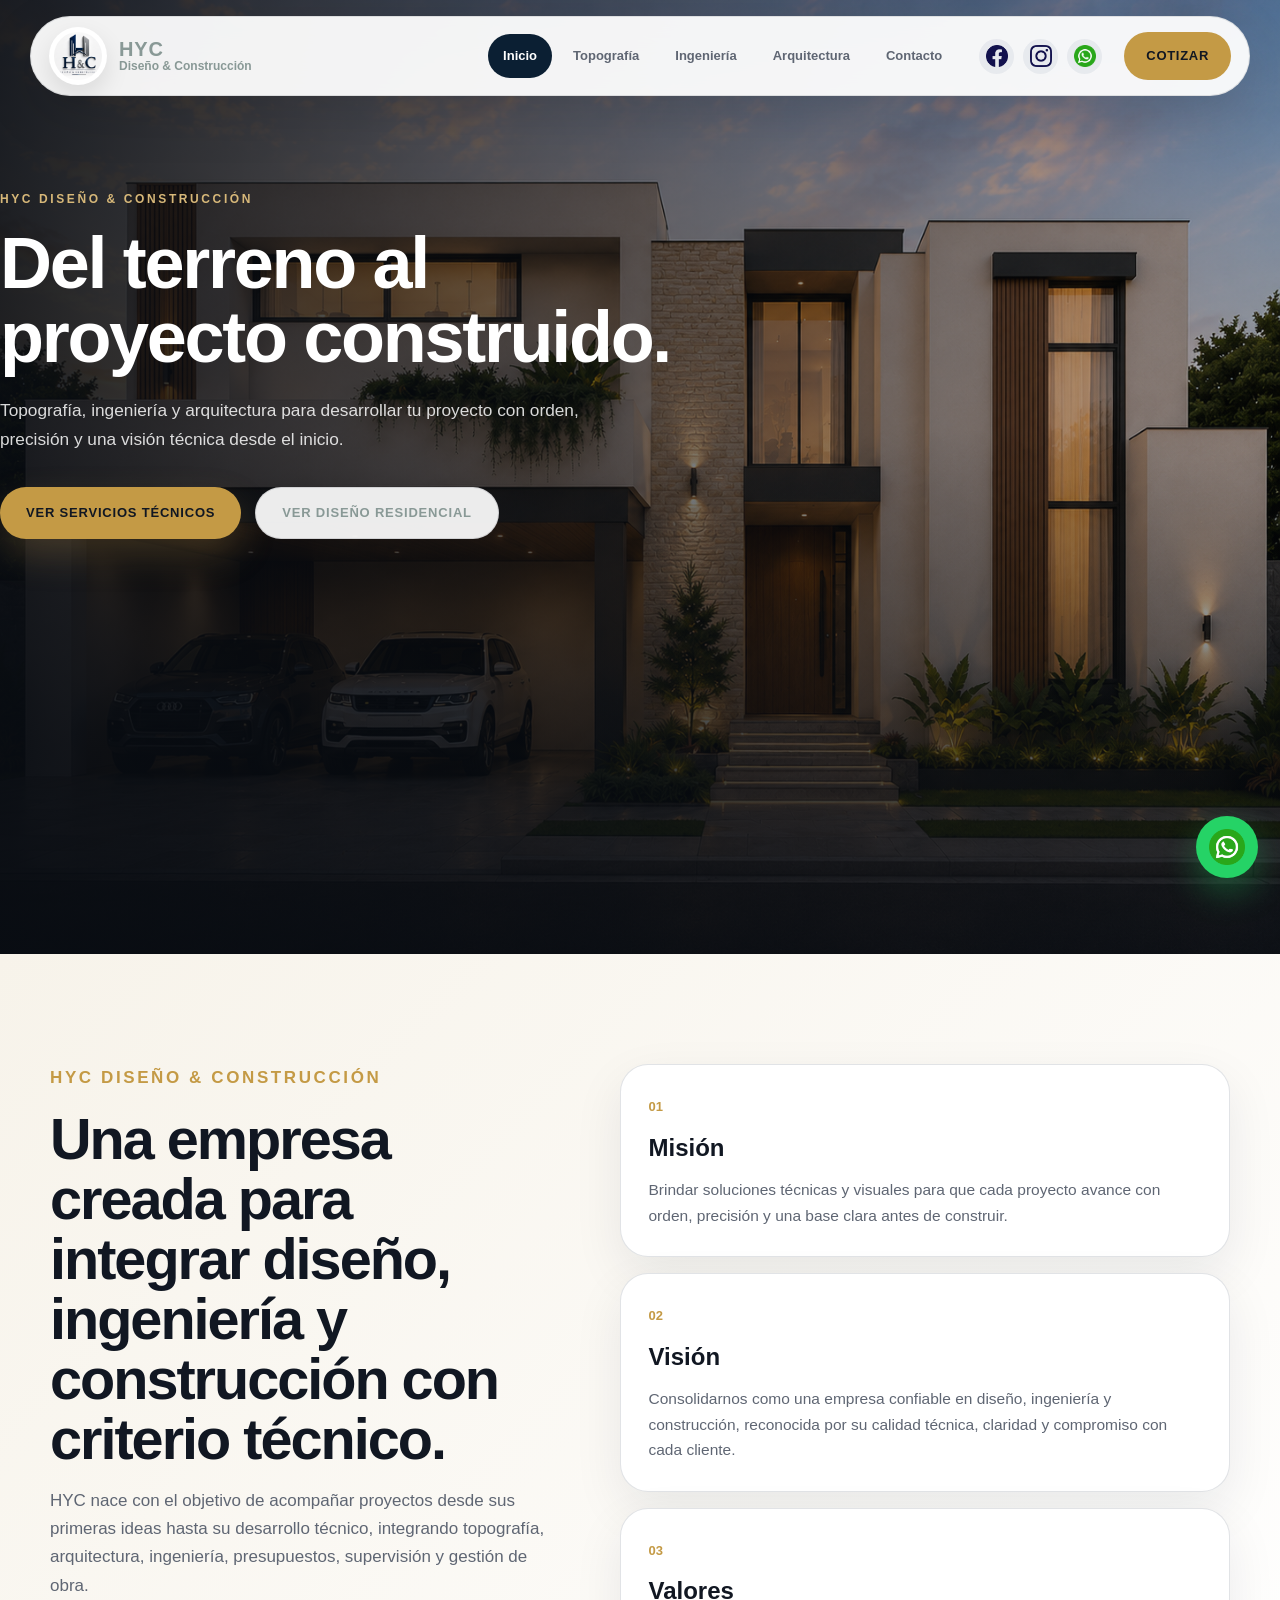
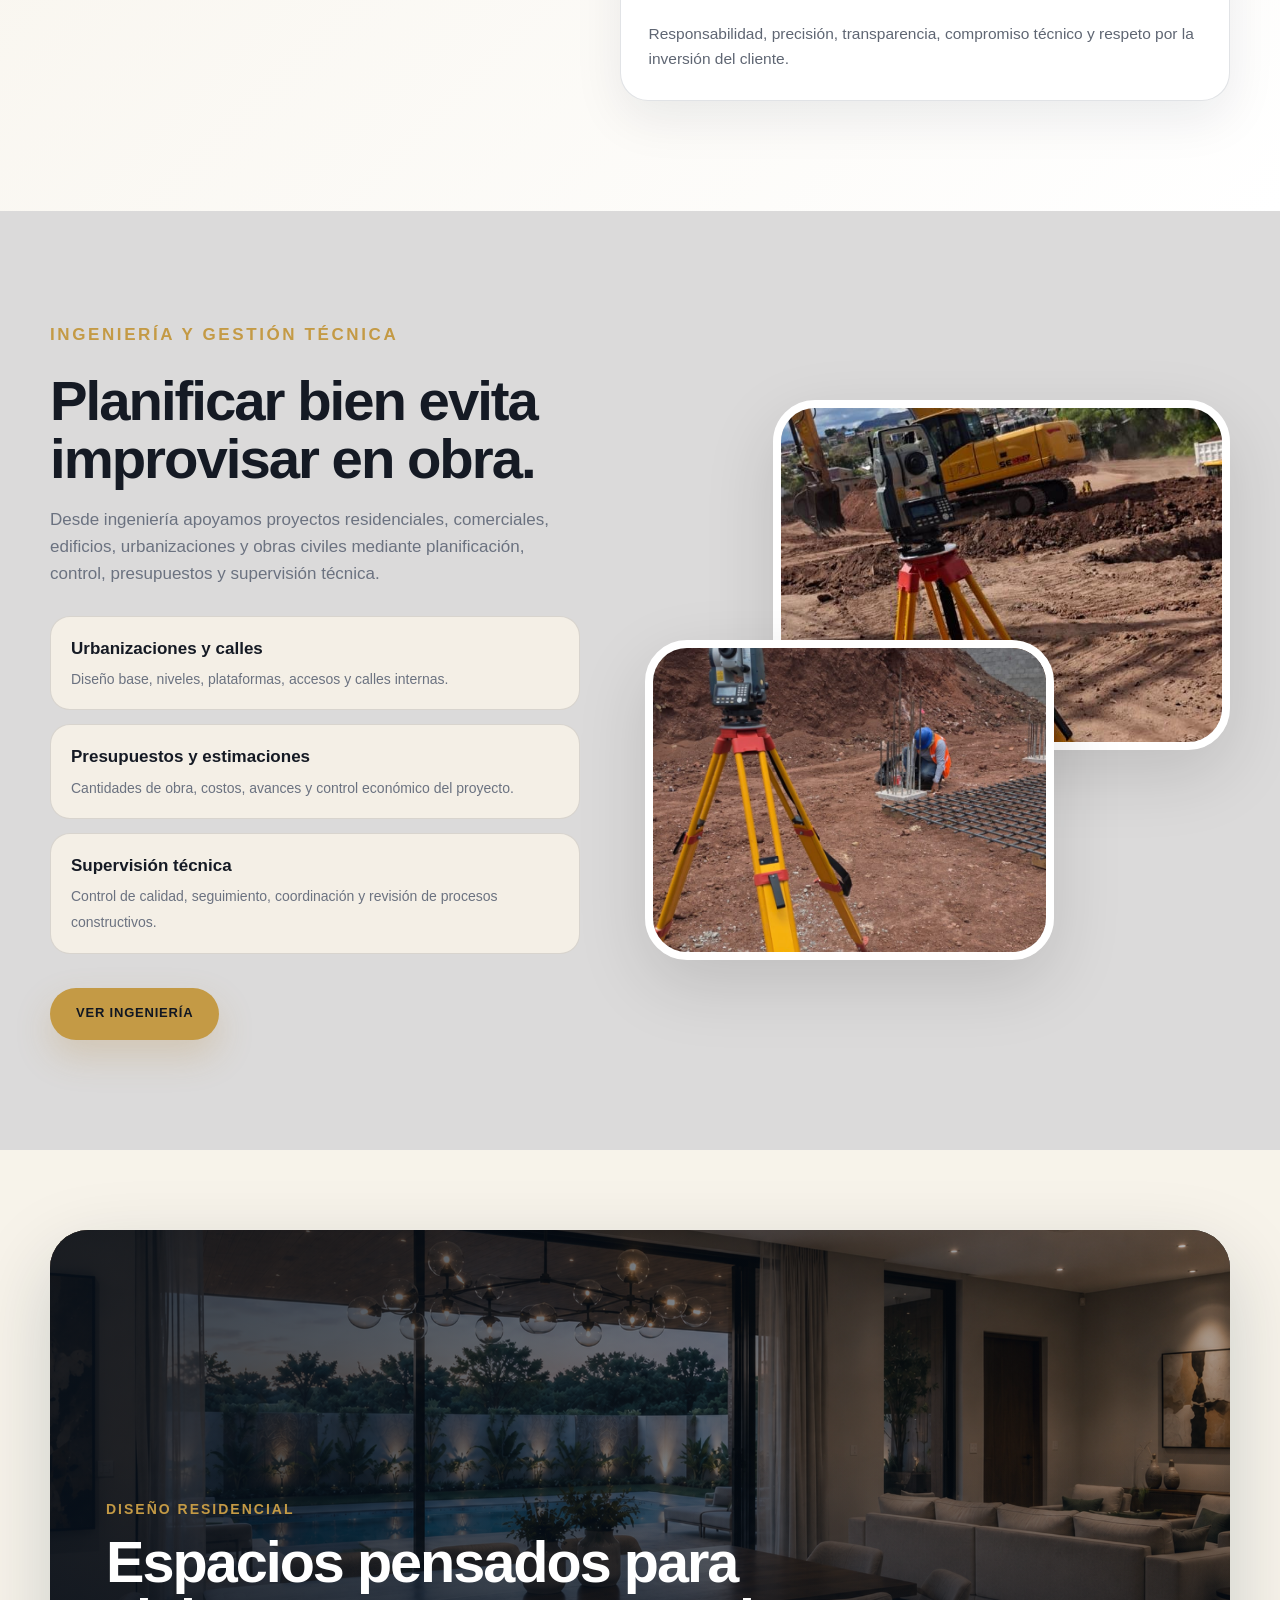
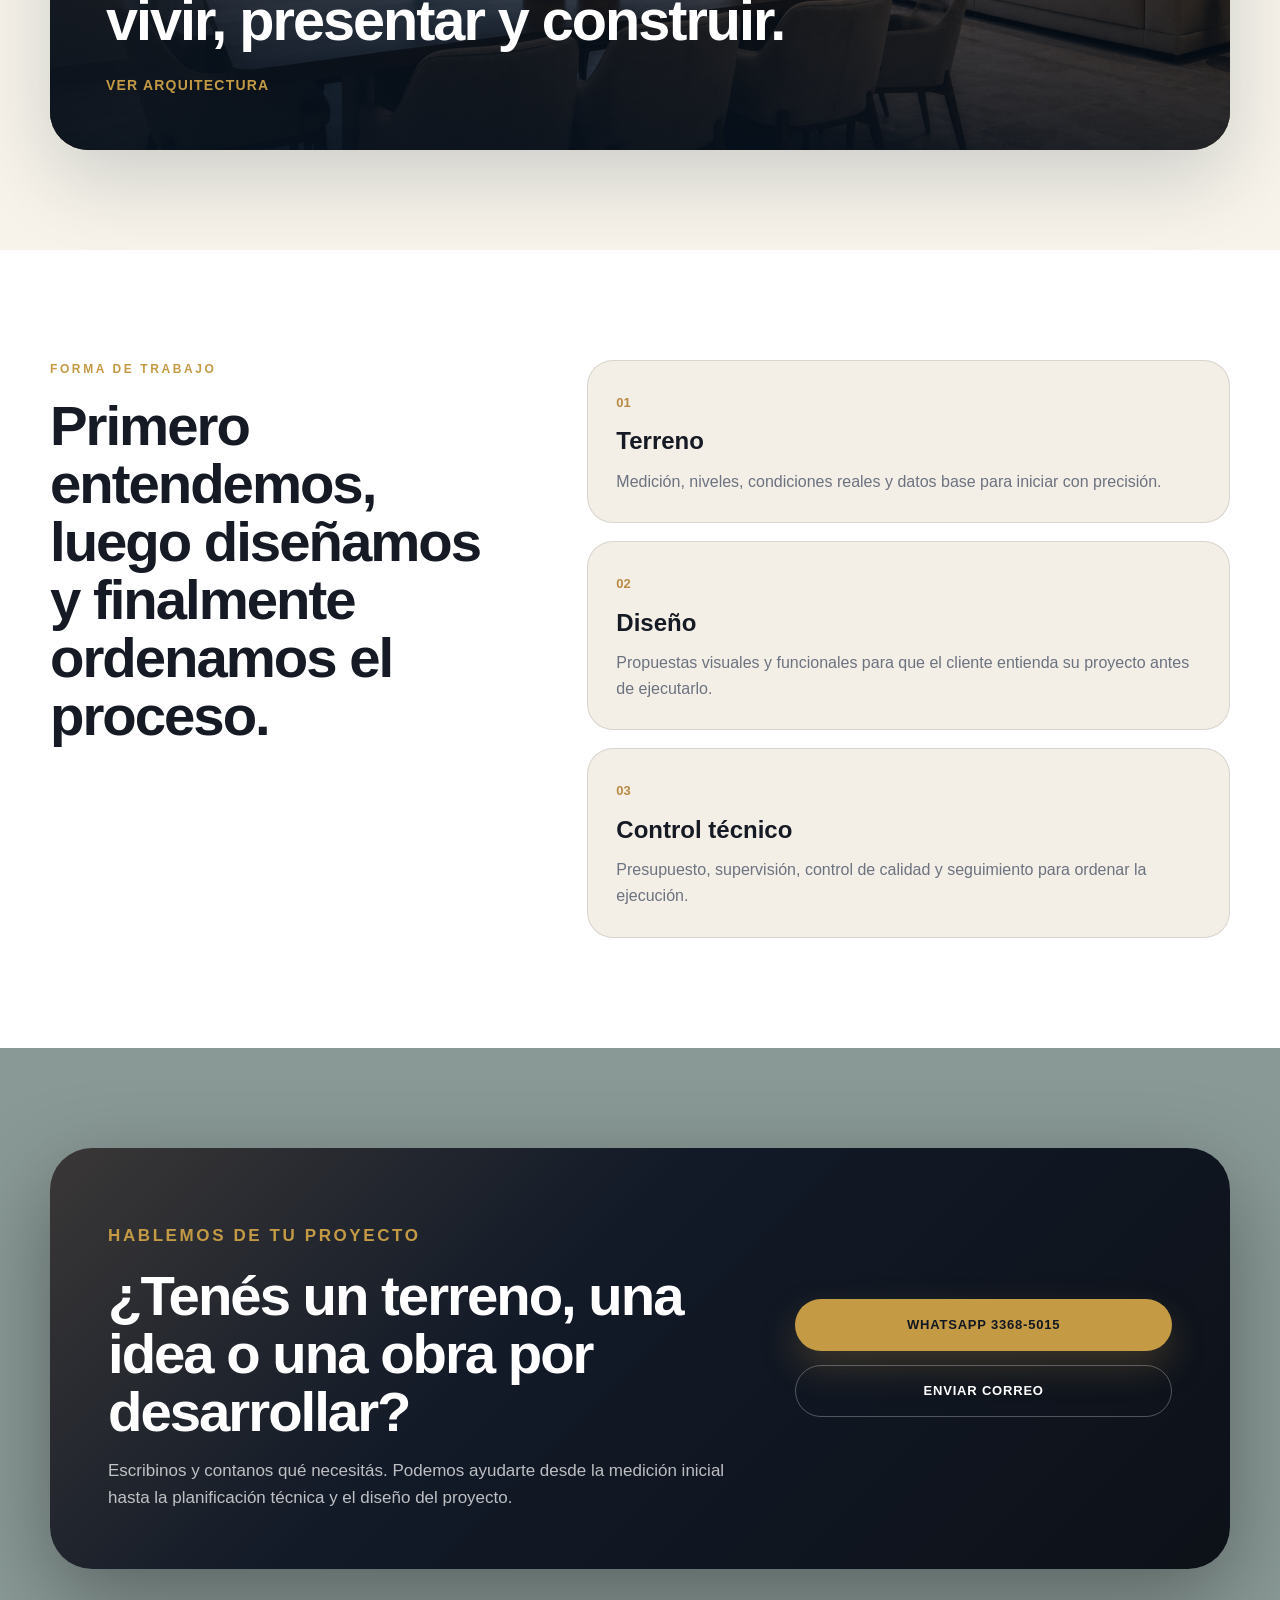
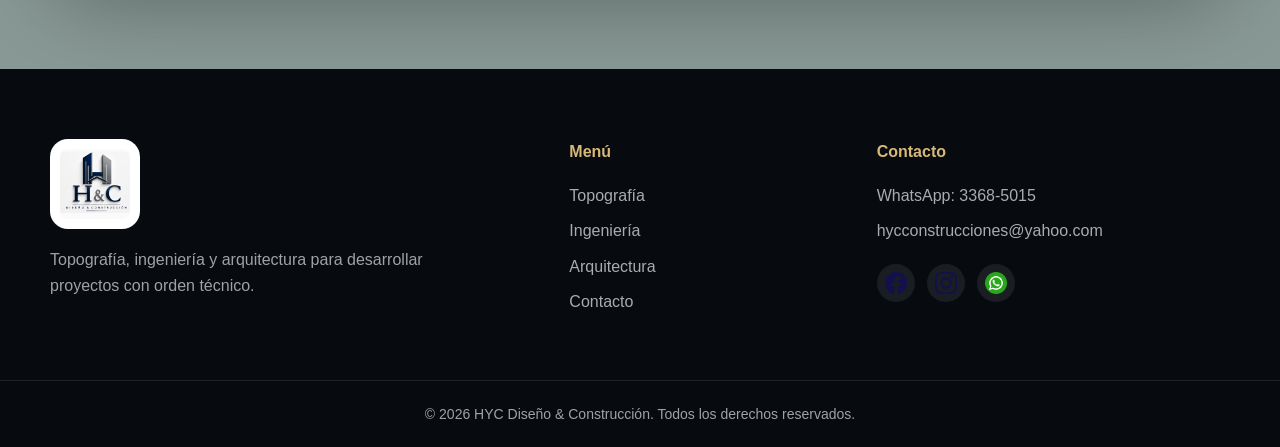
<file: index.html>
<!DOCTYPE html>
<html lang="es">
<head>
  <meta charset="UTF-8" />
  <meta name="viewport" content="width=device-width, initial-scale=1.0" />

  <title>HYC Diseño & Construcción | Topografía, Ingeniería y Arquitectura</title>

  <meta name="description" content="HYC Diseño & Construcción integra topografía, ingeniería y arquitectura para desarrollar proyectos residenciales, comerciales, urbanos y civiles." />

  <link rel="stylesheet" href="style.css" />

  <!-- Protección básica por si el CSS no carga -->
  <style>
    .brand-logo img,
    .footer-logo {
      max-width: 90px;
      height: auto;
    }

    .nav-social img,
    .footer-social img {
      width: 22px;
      height: 22px;
      object-fit: contain;
    }

    .whatsapp-float img {
      width: 36px;
      height: 36px;
      object-fit: contain;
    }
  </style>
</head>

<body>

  <!-- HEADER -->
  <header class="site-header">
    <div class="nav-wrap">

      <a href="index.html" class="brand-logo identity-brand">
        <img src="imagenes/logo-hyc.png" alt="HYC Diseño y Construcción">
        <span class="brand-name">
          <strong>HYC</strong>
          <small>Diseño & Construcción</small>
        </span>
      </a>

      <input type="checkbox" id="menu-toggle" class="menu-toggle">

      <label for="menu-toggle" class="menu-btn">
        <span></span>
        <span></span>
        <span></span>
      </label>

      <nav class="main-nav">
        <a href="index.html" class="active">Inicio</a>
        <a href="topografia.html">Topografía</a>
        <a href="ingenieria.html">Ingeniería</a>
        <a href="arquitectura.html">Arquitectura</a>
        <a href="contacto.html">Contacto</a>
      </nav>

      <div class="nav-social">
        <a href="https://www.facebook.com/profile.php?id=61572391505468" target="_blank" aria-label="Facebook HYC">
  <img src="imagenes/facebook.png" alt="Facebook">
</a>

       <a href="https://www.instagram.com/hycconstrucciones2026/" target="_blank" aria-label="Instagram HYC">
  <img src="imagenes/instagram.png" alt="Instagram">
</a>

        <a href="https://wa.me/50433685015?text=Hola%20HYC,%20quiero%20informaci%C3%B3n%20sobre%20sus%20servicios" target="_blank" aria-label="WhatsApp HYC">
          <img src="imagenes/whatsapp.png" alt="WhatsApp">
        </a>
      </div>

      <a class="nav-quote" href="https://wa.me/50433685015?text=Hola%20HYC,%20quiero%20cotizar%20un%20proyecto" target="_blank">
        Cotizar
      </a>

    </div>
  </header>

  <!-- WHATSAPP FLOTANTE -->
  <a class="whatsapp-float" href="https://wa.me/50433685015?text=Hola%20HYC,%20quiero%20informaci%C3%B3n%20sobre%20sus%20servicios" target="_blank" aria-label="Escribir por WhatsApp">
    <img src="imagenes/whatsapp.png" alt="WhatsApp">
  </a>

  <main>

    <!-- HERO PRINCIPAL -->
    <section class="hero-minimal">

      <div class="hero-image">
        <img src="imagenes/casa-nivara-fachada-frontal.png" alt="Casa Nivara HYC">
      </div>

      <div class="hero-shade"></div>

      <div class="hero-inner">

        <p class="hero-kicker">HYC Diseño & Construcción</p>

        <h1>Del terreno al proyecto construido.</h1>

        <p class="hero-copy">
          Topografía, ingeniería y arquitectura para desarrollar tu proyecto con orden,
          precisión y una visión técnica desde el inicio.
        </p>

        <div class="hero-buttons">
          <a href="topografia.html" class="btn-main">Ver servicios técnicos</a>
          <a href="arquitectura.html" class="btn-ghost">Ver diseño residencial</a>
        </div>

      </div>

      <div class="hero-cards mobile-hide-home-cards"> id="homeHeroCardsMobileHide"
        <div>
          <span>01</span>
          <strong>Topografía</strong>
          <p>Datos reales del terreno para iniciar con precisión.</p>
        </div>

        <div>
          <span>02</span>
          <strong>Ingeniería</strong>
          <p>Planificación, presupuesto, control y supervisión técnica.</p>
        </div>

        <div>
          <span>03</span>
          <strong>Arquitectura</strong>
          <p>Diseño funcional, renders y modelos residenciales.</p>
        </div>
      </div>

    </section>

    <section class="identity-section">
  <div class="container identity-grid">

    <div>
      <p class="section-tag">HYC Diseño & Construcción</p>
      <h2>Una empresa creada para integrar diseño, ingeniería y construcción con criterio técnico.</h2>
      <p>
        HYC nace con el objetivo de acompañar proyectos desde sus primeras ideas hasta su desarrollo técnico,
        integrando topografía, arquitectura, ingeniería, presupuestos, supervisión y gestión de obra.
      </p>
    </div>

    <div class="identity-cards">

      <article>
        <span>01</span>
        <h3>Misión</h3>
        <p>
          Brindar soluciones técnicas y visuales para que cada proyecto avance con orden,
          precisión y una base clara antes de construir.
        </p>
      </article>

      <article>
        <span>02</span>
        <h3>Visión</h3>
        <p>
          Consolidarnos como una empresa confiable en diseño, ingeniería y construcción,
          reconocida por su calidad técnica, claridad y compromiso con cada cliente.
        </p>
      </article>

      <article>
        <span>03</span>
        <h3>Valores</h3>
        <p>
          Responsabilidad, precisión, transparencia, compromiso técnico y respeto por la inversión del cliente.
        </p>
      </article>

    </div>

  </div>
</section>

    <!-- INGENIERÍA -->
    <section class="engineering-clean home-white-section">
      <div class="container engineering-grid">

        <div class="engineering-copy">
          <p class="section-tag">Ingeniería y gestión técnica</p>
          <h2>Planificar bien evita improvisar en obra.</h2>

          <p>
            Desde ingeniería apoyamos proyectos residenciales, comerciales, edificios,
            urbanizaciones y obras civiles mediante planificación, control, presupuestos y supervisión técnica.
          </p>

          <div class="engineering-points">
            <div>
              <strong>Urbanizaciones y calles</strong>
              <span>Diseño base, niveles, plataformas, accesos y calles internas.</span>
            </div>

            <div>
              <strong>Presupuestos y estimaciones</strong>
              <span>Cantidades de obra, costos, avances y control económico del proyecto.</span>
            </div>

            <div>
              <strong>Supervisión técnica</strong>
              <span>Control de calidad, seguimiento, coordinación y revisión de procesos constructivos.</span>
            </div>
          </div>

          <a href="ingenieria.html" class="btn-main dark">Ver ingeniería</a>
        </div>

        <div class="engineering-images">
          <img src="imagenes/topografia-17.jpeg" alt="Control técnico en obra HYC">
          <img src="imagenes/topografia-campo-01.jpeg" alt="Topografía y obra HYC">
        </div>

      </div>
    </section>

    <!-- ARQUITECTURA -->
    <section class="home-arch-feature">
  <a href="arquitectura.html" class="home-arch-card">
    <img src="imagenes/casa-nivara-sala-comedor.png" alt="Diseño residencial HYC">

    <div class="home-arch-overlay">
      <p>Diseño residencial</p>
      <h2>Espacios pensados para vivir, presentar y construir.</h2>
      <span>Ver arquitectura</span>
    </div>
  </a>
</section>

    <!-- CIERRE GENERAL -->
    <section class="why-clean home-final-flow">
      <div class="container why-grid">

        <div>
          <p class="section-tag">Forma de trabajo</p>
          <h2>Primero entendemos, luego diseñamos y finalmente ordenamos el proceso.</h2>
        </div>

        <div class="why-items">

          <div class="why-item">
            <span>01</span>
            <h3>Terreno</h3>
            <p>
              Medición, niveles, condiciones reales y datos base para iniciar con precisión.
            </p>
          </div>

          <div class="why-item">
            <span>02</span>
            <h3>Diseño</h3>
            <p>
              Propuestas visuales y funcionales para que el cliente entienda su proyecto antes de ejecutarlo.
            </p>
          </div>

          <div class="why-item">
            <span>03</span>
            <h3>Control técnico</h3>
            <p>
              Presupuesto, supervisión, control de calidad y seguimiento para ordenar la ejecución.
            </p>
          </div>

        </div>

      </div>
    </section>

    <!-- CTA FINAL -->
    <section class="final-cta">
      <div class="container final-cta-box">

        <div>
          <p class="section-tag">Hablemos de tu proyecto</p>
          <h2>¿Tenés un terreno, una idea o una obra por desarrollar?</h2>
          <p>
            Escribinos y contanos qué necesitás. Podemos ayudarte desde la medición inicial
            hasta la planificación técnica y el diseño del proyecto.
          </p>
        </div>

        <div class="final-cta-actions">
          <a class="btn-main" href="https://wa.me/50433685015?text=Hola%20HYC,%20quiero%20hablar%20sobre%20un%20proyecto" target="_blank">
            WhatsApp 3368-5015
          </a>

          <a class="btn-ghost dark-line" href="mailto:hycconstrucciones@yahoo.com">
            Enviar correo
          </a>
        </div>

      </div>
    </section>

  </main>

  <!-- FOOTER -->
  <footer class="site-footer">
    <div class="container footer-clean-grid">

      <div>
        <img class="footer-logo" src="imagenes/logo-hyc.png" alt="HYC Diseño y Construcción">
        <p>
         <p>
  Topografía, ingeniería y arquitectura para desarrollar proyectos con orden técnico.
</p>
        </p>
      </div>

      <div>
        <h4>Menú</h4>
        <a href="topografia.html">Topografía</a>
        <a href="ingenieria.html">Ingeniería</a>
        <a href="arquitectura.html">Arquitectura</a>
        <a href="contacto.html">Contacto</a>
      </div>

      <div>
        <h4>Contacto</h4>
        <a href="https://wa.me/50433685015" target="_blank">WhatsApp: 3368-5015</a>
        <a href="mailto:hycconstrucciones@yahoo.com">hycconstrucciones@yahoo.com</a>

        <div class="footer-social">
  <a href="https://www.facebook.com/profile.php?id=61572391505468" target="_blank" aria-label="Facebook HYC">
    <img src="imagenes/facebook.png" alt="Facebook">
  </a>

  <a href="https://www.instagram.com/hycconstrucciones2026/" target="_blank" aria-label="Instagram HYC">
    <img src="imagenes/instagram.png" alt="Instagram">
  </a>

  <a href="https://wa.me/50433685015" target="_blank" aria-label="WhatsApp HYC">
    <img src="imagenes/whatsapp.png" alt="WhatsApp">
  </a>
</div>
      </div>

    </div>

    <div class="footer-bottom-clean">
      <p>© 2026 HYC Diseño & Construcción. Todos los derechos reservados.</p>
    </div>
  </footer>

</body>
</html>
</file>
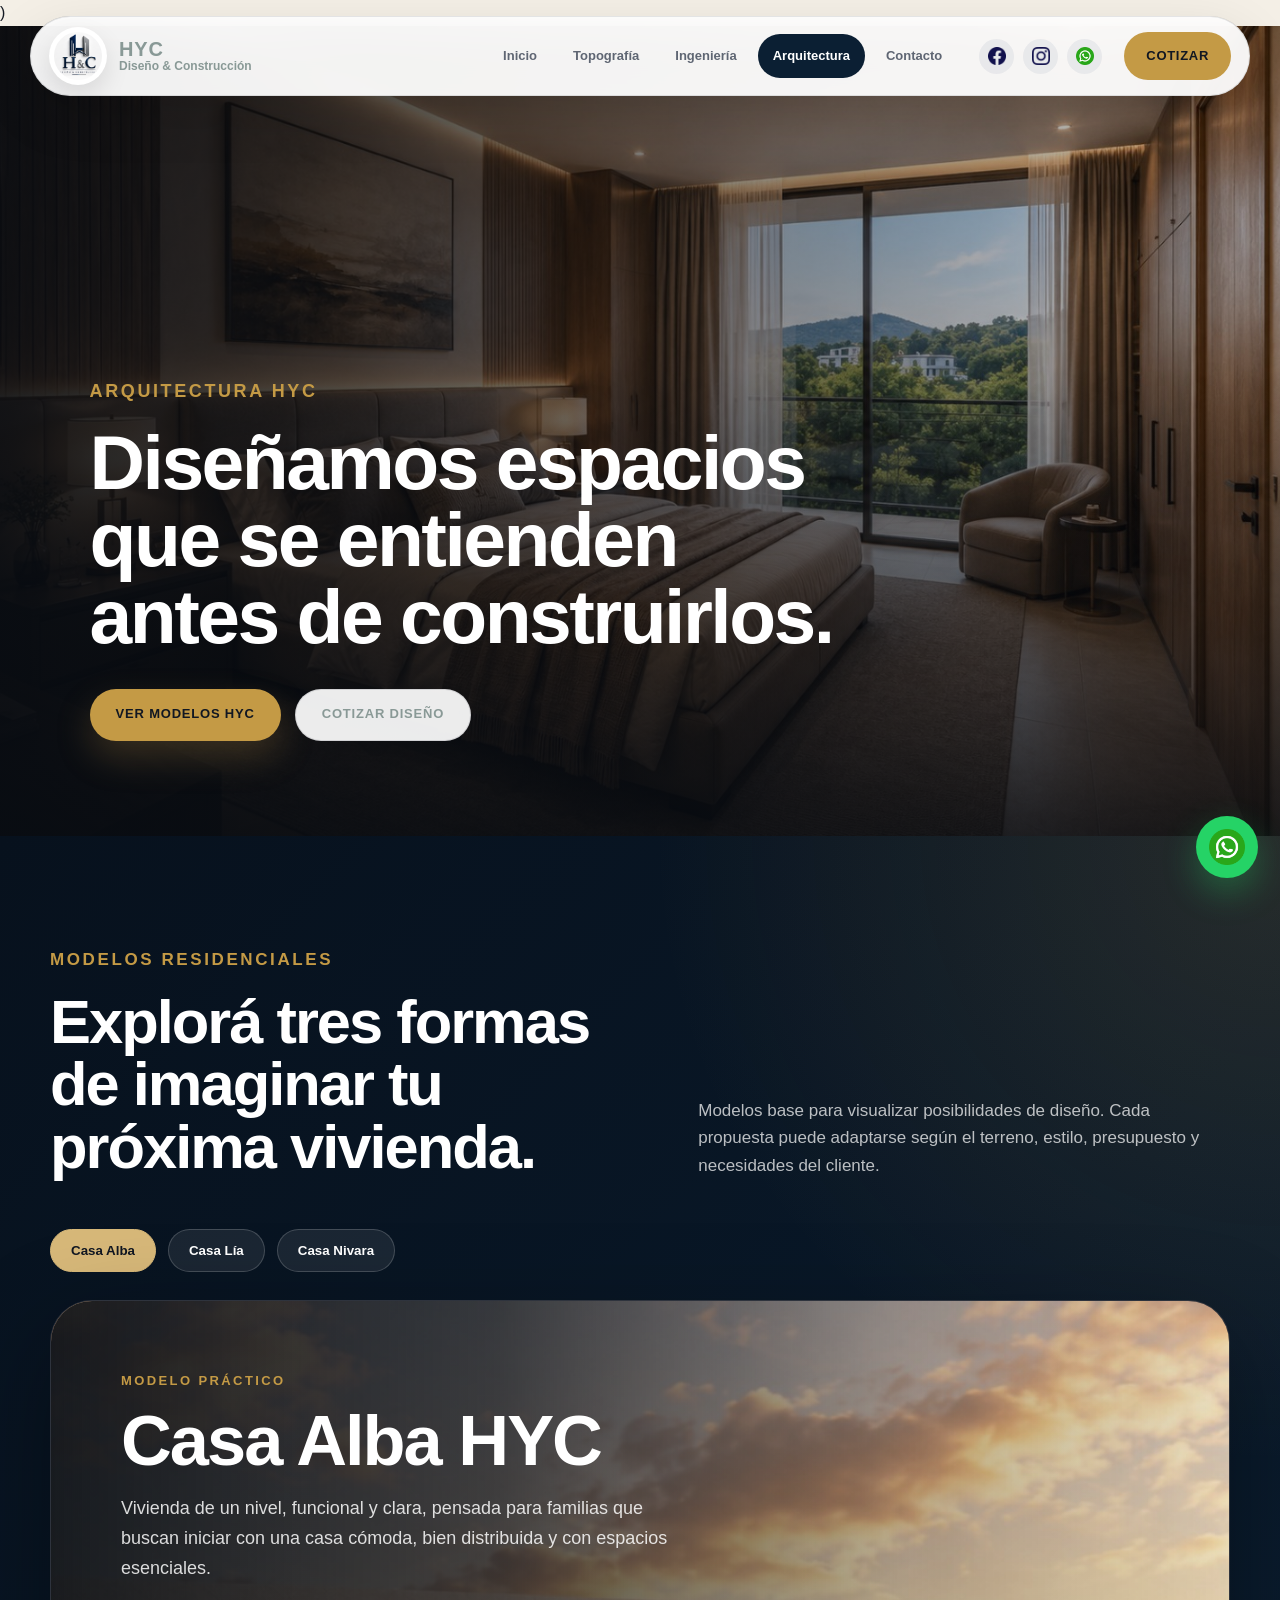
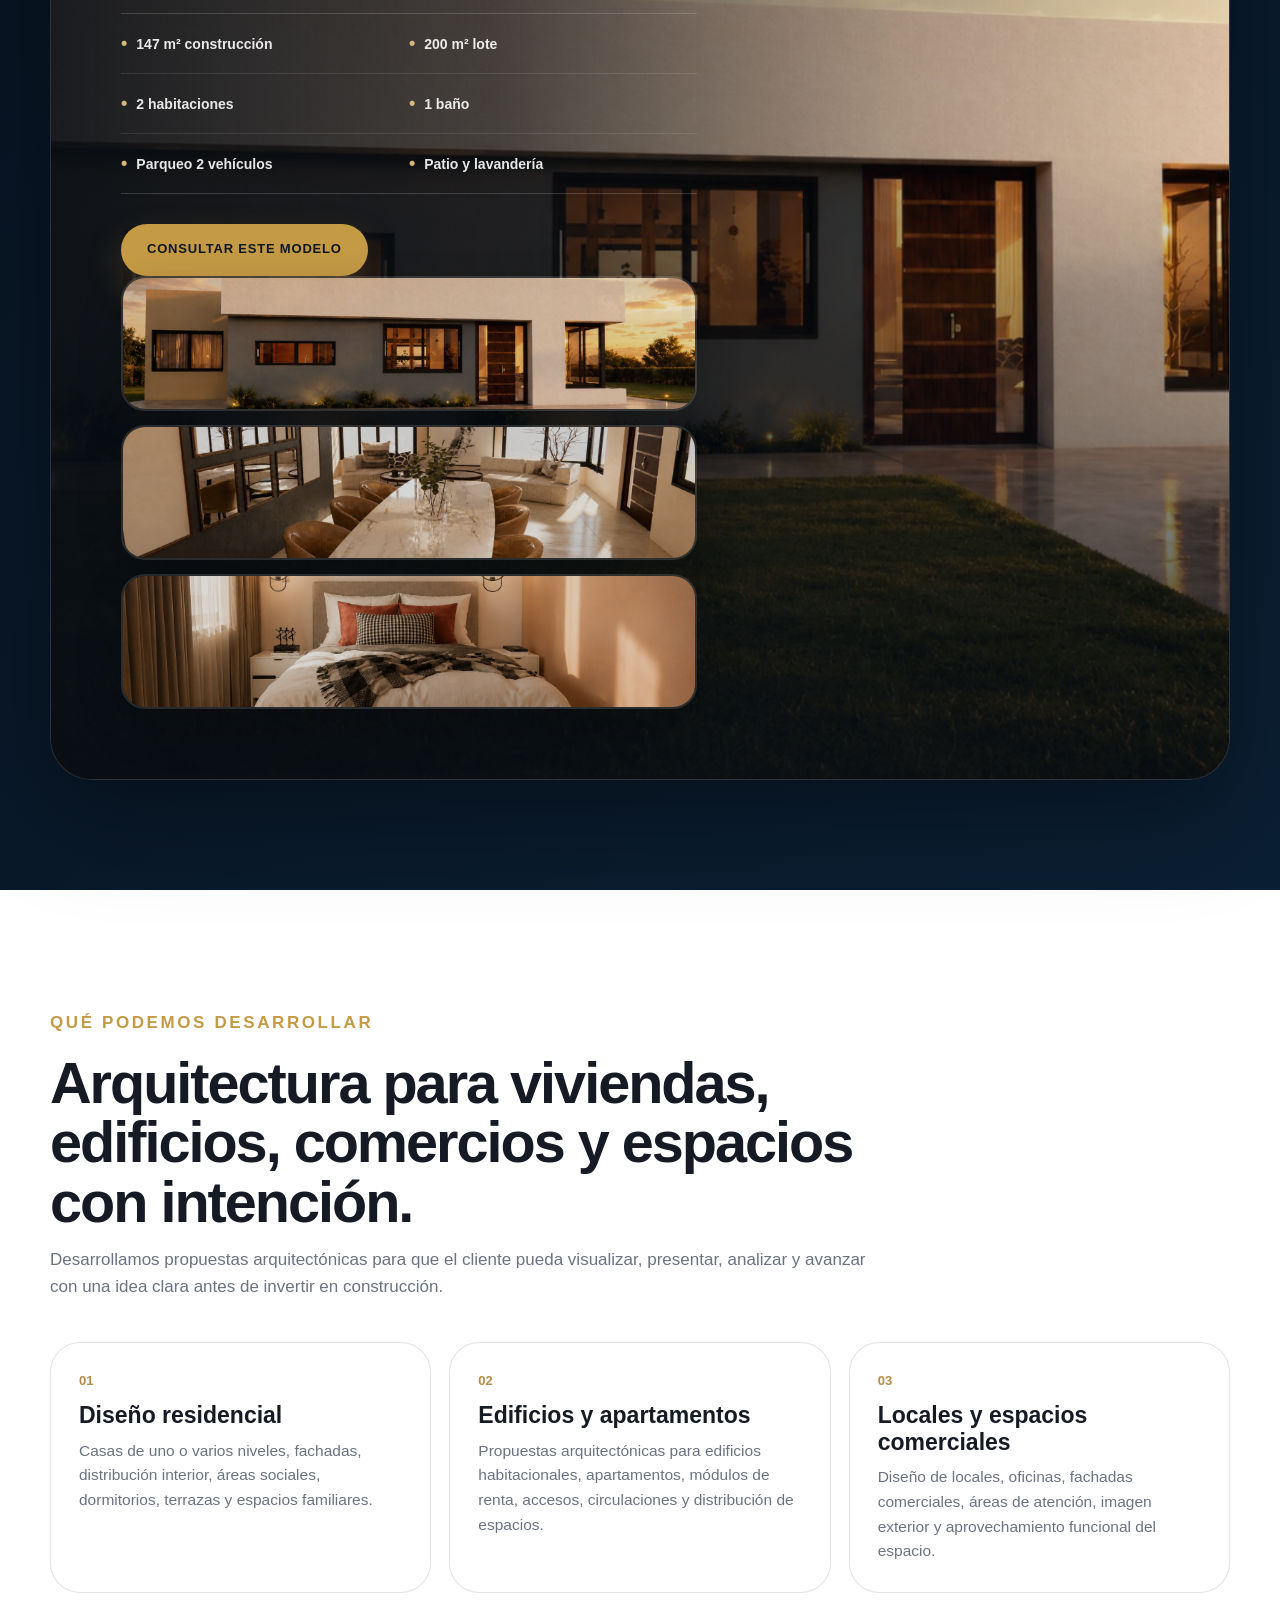
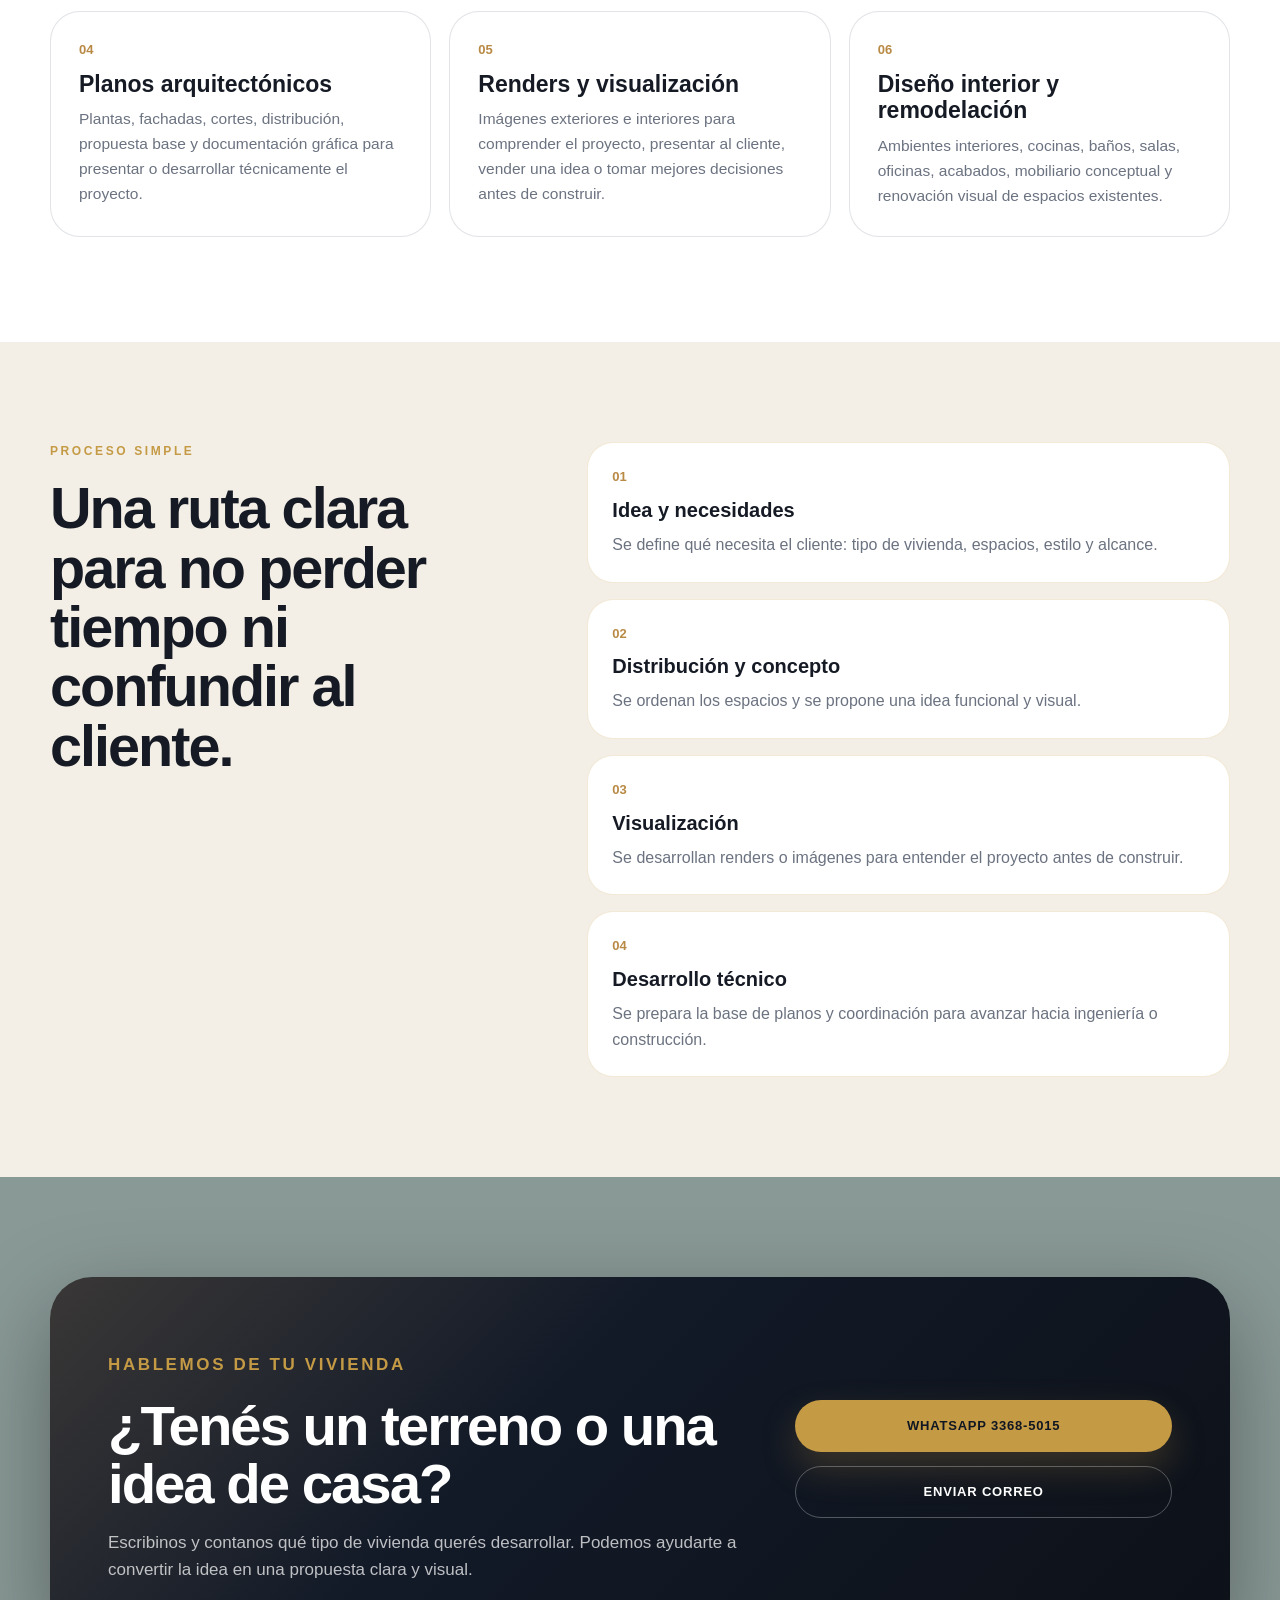
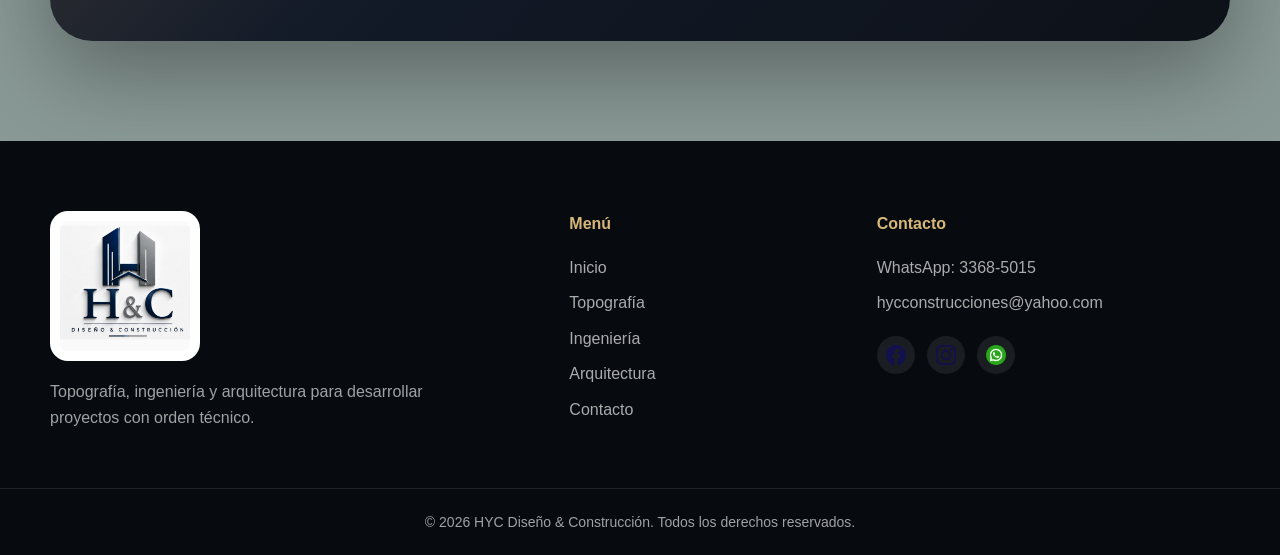
<file: arquitectura.html>
)<!DOCTYPE html>
<html lang="es">
<head>
  <meta charset="UTF-8" />
  <meta name="viewport" content="width=device-width, initial-scale=1.0" />

  <title>Arquitectura HYC | Diseño residencial, renders y modelos de casas</title>

  <meta name="description" content="Arquitectura HYC: diseño residencial, planos arquitectónicos, renders, interiores, fachadas y modelos de casas HYC." />

  <link rel="stylesheet" href="style.css" />

  <style>
    /* ================================
       ARQUITECTURA HYC
    ================================ */

    .arch-page-hero {
      position: relative;
      min-height: 90vh;
      background: #10161b;
      overflow: hidden;
      display: flex;
      align-items: flex-end;
    }

    .arch-page-hero-media {
      position: absolute;
      inset: 0;
      z-index: 1;
    }

    .arch-page-hero-media img {
      width: 100%;
      height: 100%;
      object-fit: cover;
      object-position: center;
    }

    .arch-page-hero-shade {
      position: absolute;
      inset: 0;
      z-index: 2;
      background:
        linear-gradient(90deg, rgba(8, 12, 18, 0.90) 0%, rgba(8, 12, 18, 0.56) 46%, rgba(8, 12, 18, 0.18) 100%),
        linear-gradient(0deg, rgba(8, 12, 18, 0.82) 0%, transparent 58%);
    }

    .arch-page-hero-inner {
      position: relative;
      z-index: 3;
      padding: 180px 0 95px;
      color: #fff;
    }

    .arch-page-hero-inner h1 {
      max-width: 850px;
      font-size: clamp(42px, 6vw, 78px);
      line-height: 1;
      letter-spacing: -2.5px;
      margin-bottom: 22px;
    }

    .arch-page-hero-inner p {
      max-width: 650px;
      font-size: 18px;
      line-height: 1.65;
      color: rgba(255, 255, 255, 0.82);
    }

    .arch-actions {
      display: flex;
      flex-wrap: wrap;
      gap: 14px;
      margin-top: 34px;
    }

    /* Intro corto */
    .arch-intro {
      padding: 90px 0;
      background: #f4efe6;
    }

    .arch-intro-grid {
      display: grid;
      grid-template-columns: 0.9fr 1.1fr;
      gap: 60px;
      align-items: start;
    }

    .arch-intro h2 {
      font-size: clamp(34px, 4.5vw, 58px);
      line-height: 1.03;
      letter-spacing: -2px;
    }

    .arch-intro p {
      color: #5f6673;
      font-size: 17px;
      max-width: 680px;
    }

    .arch-mini-services {
      display: grid;
      grid-template-columns: repeat(3, 1fr);
      gap: 14px;
      margin-top: 34px;
    }

    .arch-mini-services div {
      padding: 22px;
      border-radius: 24px;
      background: #fff;
      border: 1px solid rgba(17, 23, 34, 0.12);
      box-shadow: 0 16px 42px rgba(0, 0, 0, 0.06);
    }

    .arch-mini-services span {
      display: block;
      color: #b98a45;
      font-size: 12px;
      font-weight: 900;
      margin-bottom: 8px;
    }

    .arch-mini-services strong {
      display: block;
      font-size: 18px;
      line-height: 1.15;
      color: #111722;
    }

    /* Modelos interactivos */
    .models-interactive {
      padding: 110px 0;
      background:
        radial-gradient(circle at top right, rgba(185, 138, 69, 0.16), transparent 28%),
        linear-gradient(135deg, #10161b, #1a2328);
      color: #fff;
    }

    .models-head {
      display: grid;
      grid-template-columns: 0.9fr 0.8fr;
      gap: 50px;
      align-items: end;
      margin-bottom: 50px;
    }

    .models-head h2 {
      font-size: clamp(34px, 4.8vw, 62px);
      line-height: 1.02;
      letter-spacing: -2px;
    }

    .models-head p {
      color: rgba(255, 255, 255, 0.72);
      font-size: 17px;
    }

    .model-tabs {
      display: flex;
      flex-wrap: wrap;
      gap: 12px;
      margin-bottom: 28px;
    }

    .model-tab {
      border: 1px solid rgba(255, 255, 255, 0.18);
      background: rgba(255, 255, 255, 0.08);
      color: #fff;
      padding: 13px 20px;
      border-radius: 999px;
      font-weight: 900;
      cursor: pointer;
      transition: 0.25s ease;
    }

    .model-tab.active,
    .model-tab:hover {
      background: #d7b879;
      color: #111722;
      border-color: #d7b879;
    }

    .model-viewer {
      display: grid;
      grid-template-columns: 1.08fr 0.92fr;
      gap: 28px;
      align-items: stretch;
    }

    .model-main-image {
      min-height: 620px;
      border-radius: 38px;
      overflow: hidden;
      background: #111;
      position: relative;
      box-shadow: 0 30px 90px rgba(0, 0, 0, 0.35);
    }

    .model-main-image img {
      width: 100%;
      height: 100%;
      object-fit: cover;
    }

    .model-info-panel {
      padding: 36px;
      border-radius: 38px;
      background: rgba(255, 255, 255, 0.08);
      border: 1px solid rgba(255, 255, 255, 0.14);
      backdrop-filter: blur(16px);
    }

    .model-type {
      color: #d7b879;
      font-size: 12px;
      font-weight: 900;
      letter-spacing: 2px;
      text-transform: uppercase;
    }

    .model-info-panel h3 {
      font-size: clamp(32px, 3.8vw, 52px);
      line-height: 1.02;
      margin: 12px 0 16px;
    }

    .model-info-panel p {
      color: rgba(255, 255, 255, 0.74);
      font-size: 16.5px;
      line-height: 1.65;
    }

    .model-specs {
  display: grid;
  grid-template-columns: repeat(2, 1fr);
  gap: 0;
  margin: 28px 0 30px;
  border-top: 1px solid rgba(255, 255, 255, 0.14);
  border-bottom: 1px solid rgba(255, 255, 255, 0.14);
}

.model-specs span {
  padding: 16px 0;
  background: transparent;
  border: none;
  border-bottom: 1px solid rgba(255, 255, 255, 0.10);
  border-radius: 0;
  color: rgba(255, 255, 255, 0.88);
  font-size: 14px;
  font-weight: 700;
}

.model-specs span::before {
  content: "•";
  color: #d7b879;
  margin-right: 9px;
  font-size: 18px;
}

.model-specs span:nth-last-child(-n + 2) {
  border-bottom: none;
}
    .model-gallery {
      display: grid;
      grid-template-columns: repeat(3, 1fr);
      gap: 10px;
      margin-top: 24px;
    }

    .model-gallery img {
      height: 96px;
      width: 100%;
      object-fit: cover;
      border-radius: 18px;
      cursor: pointer;
      opacity: 0.78;
      transition: 0.25s ease;
      border: 2px solid transparent;
    }

    .model-gallery img:hover {
      opacity: 1;
      border-color: #d7b879;
    }

    /* Servicios arquitectura */
    .arch-services-section {
      padding: 105px 0;
      background: #fff;
    }

    .arch-services-head {
      max-width: 820px;
      margin-bottom: 42px;
    }

    .arch-services-head h2 {
      font-size: clamp(34px, 4.5vw, 58px);
      line-height: 1.03;
      letter-spacing: -2px;
    }

    .arch-services-head p {
      color: #6b7280;
      font-size: 17px;
      margin-top: 14px;
    }

    .arch-service-grid {
      display: grid;
      grid-template-columns: repeat(3, 1fr);
      gap: 18px;
    }

    .arch-service-card {
      padding: 28px;
      border-radius: 30px;
      background: #f4efe6;
      border: 1px solid rgba(17, 23, 34, 0.12);
    }

    .arch-service-card span {
      color: #b98a45;
      font-size: 13px;
      font-weight: 900;
    }

    .arch-service-card h3 {
      font-size: 23px;
      line-height: 1.15;
      margin: 10px 0;
    }

    .arch-service-card p {
      color: #6b7280;
      font-size: 15.5px;
    }

    /* Proceso */
    .arch-process {
      padding: 100px 0;
      background: #f4efe6;
    }

    .arch-process-grid {
      display: grid;
      grid-template-columns: 0.8fr 1.1fr;
      gap: 70px;
    }

    .arch-process h2 {
      font-size: clamp(34px, 4.5vw, 58px);
      line-height: 1.03;
      letter-spacing: -2px;
    }

    .process-list {
      display: grid;
      gap: 16px;
    }

    .process-list div {
      padding: 24px;
      border-radius: 26px;
      background: #fff;
      border: 1px solid rgba(17, 23, 34, 0.12);
    }

    .process-list span {
      color: #b98a45;
      font-size: 13px;
      font-weight: 900;
    }

    .process-list strong {
      display: block;
      font-size: 20px;
      margin: 6px 0;
    }

    .process-list p {
      color: #6b7280;
    }

    @media (max-width: 1050px) {
      .arch-intro-grid,
      .models-head,
      .model-viewer,
      .arch-process-grid {
        grid-template-columns: 1fr;
      }

      .arch-mini-services,
      .arch-service-grid {
        grid-template-columns: repeat(2, 1fr);
      }

      .model-main-image {
        min-height: 480px;
      }
    }

    @media (max-width: 720px) {
      .arch-page-hero-inner {
        padding: 150px 0 70px;
      }

      .arch-page-hero-inner h1 {
        font-size: 40px;
        letter-spacing: -1.2px;
      }

      .arch-actions {
        flex-direction: column;
      }

      .arch-intro,
      .models-interactive,
      .arch-services-section,
      .arch-process {
        padding: 78px 0;
      }

      .arch-mini-services,
      .arch-service-grid,
      .model-gallery {
        grid-template-columns: 1fr;
      }

      .model-main-image {
        min-height: 360px;
      }

      .model-info-panel {
        padding: 28px;
      }
    }
  </style>
</head>

<body>

  <!-- HEADER -->
  <header class="site-header">
    <div class="nav-wrap">

      <a href="index.html" class="brand-logo identity-brand">
        <img src="imagenes/logo-hyc.png" alt="HYC Diseño y Construcción">
        <span class="brand-name">
          <strong>HYC</strong>
          <small>Diseño & Construcción</small>
        </span>
      </a>

      <input type="checkbox" id="menu-toggle" class="menu-toggle">

      <label for="menu-toggle" class="menu-btn">
        <span></span>
        <span></span>
        <span></span>
      </label>

      <nav class="main-nav">
        <a href="index.html">Inicio</a>
        <a href="topografia.html">Topografía</a>
        <a href="ingenieria.html">Ingeniería</a>
        <a href="arquitectura.html" class="active">Arquitectura</a>
        <a href="contacto.html">Contacto</a>
      </nav>

      <div class="nav-social">
        <a href="https://www.facebook.com/profile.php?id=61572391505468" target="_blank" aria-label="Facebook HYC">
          <img src="imagenes/facebook.png" alt="Facebook">
        </a>
<a href="https://www.instagram.com/hycconstrucciones2026/" target="_blank" aria-label="Instagram HYC">
  <img src="imagenes/instagram.png" alt="Instagram">
</a>

        <a href="https://wa.me/50433685015?text=Hola%20HYC,%20quiero%20informaci%C3%B3n%20sobre%20arquitectura%20y%20dise%C3%B1o" target="_blank" aria-label="WhatsApp HYC">
          <img src="imagenes/whatsapp.png" alt="WhatsApp">
        </a>
      </div>

      <a class="nav-quote" href="https://wa.me/50433685015?text=Hola%20HYC,%20quiero%20cotizar%20un%20dise%C3%B1o%20arquitect%C3%B3nico" target="_blank">
        Cotizar
      </a>

    </div>
  </header>

  <!-- WHATSAPP FLOTANTE -->
  <a class="whatsapp-float" href="https://wa.me/50433685015?text=Hola%20HYC,%20quiero%20cotizar%20un%20dise%C3%B1o%20arquitect%C3%B3nico" target="_blank" aria-label="Escribir por WhatsApp">
    <img src="imagenes/whatsapp.png" alt="WhatsApp">
  </a>

  <main>

    <!-- HERO -->
    <section class="arch-page-hero">
      <div class="arch-page-hero-media">
        <img src="imagenes/casa-nivara-habitacion-principal.jpeg" alt="Arquitectura residencial HYC">
      </div>

      <div class="arch-page-hero-shade"></div>

      <div class="container arch-page-hero-inner">
        <p class="page-kicker">Arquitectura HYC</p>

        <h1>Diseñamos espacios que se entienden antes de construirlos.</h1>

        <div class="arch-actions">
          <a href="#modelos-hyc" class="btn-main">Ver modelos HYC</a>
          <a href="https://wa.me/50433685015?text=Hola%20HYC,%20quiero%20informaci%C3%B3n%20sobre%20dise%C3%B1o%20arquitect%C3%B3nico" target="_blank" class="btn-ghost">
            Cotizar diseño
          </a>
        </div>
      </div>
    </section>

    <!-- MODELOS INTEGRADOS PREMIUM -->
<section class="models-interactive" id="modelos-hyc">
  <div class="container">

    <div class="models-head">
      <div>
        <p class="section-tag">Modelos residenciales</p>
        <h2>Explorá tres formas de imaginar tu próxima vivienda.</h2>
      </div>

      <p>
        Modelos base para visualizar posibilidades de diseño. Cada propuesta puede adaptarse
        según el terreno, estilo, presupuesto y necesidades del cliente.
      </p>
    </div>

    <div class="model-tabs">
      <button class="model-tab active" data-model="alba">Casa Alba</button>
      <button class="model-tab" data-model="lia">Casa Lía</button>
      <button class="model-tab" data-model="nivara">Casa Nivara</button>
    </div>

    <div class="model-premium-card">

      <div class="model-premium-bg">
        <img id="modelMainImage" src="imagenes/casa-alba-fachada.jpeg" alt="Modelo residencial HYC">
        <div class="model-premium-overlay"></div>
      </div>

      <div class="model-premium-content">

        <div class="model-premium-info">
          <span class="model-type" id="modelType">Modelo práctico</span>

          <h3 id="modelTitle">Casa Alba HYC</h3>

          <p id="modelDescription">
            Vivienda de un nivel, funcional y clara, pensada para familias que buscan iniciar
            con una casa cómoda, bien distribuida y con espacios esenciales.
          </p>

          <div class="model-specs" id="modelSpecs">
            <span>147 m² construcción</span>
            <span>200 m² lote</span>
            <span>2 habitaciones</span>
            <span>1 baño</span>
            <span>Parqueo 2 vehículos</span>
            <span>Patio y lavandería</span>
          </div>
<div class="model-actions-mobile">
  <a class="btn-main" id="modelWhatsapp" href="https://wa.me/50433685015?text=Hola%20HYC,%20quiero%20informaci%C3%B3n%20sobre%20Casa%20Alba%20HYC" target="_blank">
    Consultar este modelo
  </a>

  <button type="button" class="toggle-gallery-btn" onclick="toggleModelGallery()">
    Ver interiores
  </button>
</div>

        <div class="model-premium-gallery" id="modelGallery">
          <img src="imagenes/casa-alba-fachada.jpeg" alt="Casa Alba fachada">
          <img src="imagenes/casa-alba-sala-comedor.jpeg" alt="Casa Alba sala comedor">
          <img src="imagenes/casa-alba-dormitorio-1.jpeg" alt="Casa Alba dormitorio">
        </div>

      </div>

    </div>

  </div>
</section>

    <section class="arch-services-section">
  <div class="container">

    <div class="arch-services-head">
      <p class="section-tag">Qué podemos desarrollar</p>
      <h2>Arquitectura para viviendas, edificios, comercios y espacios con intención.</h2>
      <p>
        Desarrollamos propuestas arquitectónicas para que el cliente pueda visualizar, presentar,
        analizar y avanzar con una idea clara antes de invertir en construcción.
      </p>
    </div>

    <div class="arch-service-grid">

      <article class="arch-service-card">
        <span>01</span>
        <h3>Diseño residencial</h3>
        <p>
          Casas de uno o varios niveles, fachadas, distribución interior, áreas sociales,
          dormitorios, terrazas y espacios familiares.
        </p>
      </article>

      <article class="arch-service-card">
        <span>02</span>
        <h3>Edificios y apartamentos</h3>
        <p>
          Propuestas arquitectónicas para edificios habitacionales, apartamentos,
          módulos de renta, accesos, circulaciones y distribución de espacios.
        </p>
      </article>

      <article class="arch-service-card">
        <span>03</span>
        <h3>Locales y espacios comerciales</h3>
        <p>
          Diseño de locales, oficinas, fachadas comerciales, áreas de atención,
          imagen exterior y aprovechamiento funcional del espacio.
        </p>
      </article>

      <article class="arch-service-card">
        <span>04</span>
        <h3>Planos arquitectónicos</h3>
        <p>
          Plantas, fachadas, cortes, distribución, propuesta base y documentación gráfica
          para presentar o desarrollar técnicamente el proyecto.
        </p>
      </article>

      <article class="arch-service-card">
        <span>05</span>
        <h3>Renders y visualización</h3>
        <p>
          Imágenes exteriores e interiores para comprender el proyecto, presentar al cliente,
          vender una idea o tomar mejores decisiones antes de construir.
        </p>
      </article>

      <article class="arch-service-card">
        <span>06</span>
        <h3>Diseño interior y remodelación</h3>
        <p>
          Ambientes interiores, cocinas, baños, salas, oficinas, acabados, mobiliario conceptual
          y renovación visual de espacios existentes.
        </p>
      </article>

    </div>

  </div>
</section>

    <!-- PROCESO -->
    <section class="arch-process">
      <div class="container arch-process-grid">

        <div>
          <p class="section-tag">Proceso simple</p>
          <h2>Una ruta clara para no perder tiempo ni confundir al cliente.</h2>
        </div>

        <div class="process-list">
          <div>
            <span>01</span>
            <strong>Idea y necesidades</strong>
            <p>Se define qué necesita el cliente: tipo de vivienda, espacios, estilo y alcance.</p>
          </div>

          <div>
            <span>02</span>
            <strong>Distribución y concepto</strong>
            <p>Se ordenan los espacios y se propone una idea funcional y visual.</p>
          </div>

          <div>
            <span>03</span>
            <strong>Visualización</strong>
            <p>Se desarrollan renders o imágenes para entender el proyecto antes de construir.</p>
          </div>

          <div>
            <span>04</span>
            <strong>Desarrollo técnico</strong>
            <p>Se prepara la base de planos y coordinación para avanzar hacia ingeniería o construcción.</p>
          </div>
        </div>

      </div>
    </section>

    <!-- CTA FINAL -->
    <section class="final-cta">
      <div class="container final-cta-box">

        <div>
          <p class="section-tag">Hablemos de tu vivienda</p>
          <h2>¿Tenés un terreno o una idea de casa?</h2>
          <p>
            Escribinos y contanos qué tipo de vivienda querés desarrollar. Podemos ayudarte a convertir
            la idea en una propuesta clara y visual.
          </p>
        </div>

        <div class="final-cta-actions">
          <a class="btn-main" href="https://wa.me/50433685015?text=Hola%20HYC,%20quiero%20cotizar%20un%20dise%C3%B1o%20de%20vivienda" target="_blank">
            WhatsApp 3368-5015
          </a>

          <a class="btn-ghost dark-line" href="mailto:hycconstrucciones@yahoo.com">
            Enviar correo
          </a>
        </div>

      </div>
    </section>

  </main>

  <!-- FOOTER -->
  <footer class="site-footer">
    <div class="container footer-clean-grid">

      <div>
     <img class="footer-logo" src="imagenes/logo-hyc.png" alt="HYC Diseño y Construcción">
<p>
  Topografía, ingeniería y arquitectura para desarrollar proyectos con orden técnico.
</p>
        </p>
      </div>

      <div>
        <h4>Menú</h4>
        <a href="index.html">Inicio</a>
        <a href="topografia.html">Topografía</a>
        <a href="ingenieria.html">Ingeniería</a>
        <a href="arquitectura.html">Arquitectura</a>
        <a href="contacto.html">Contacto</a>
      </div>

      <div>
        <h4>Contacto</h4>
        <a href="https://wa.me/50433685015" target="_blank">WhatsApp: 3368-5015</a>
        <a href="mailto:hycconstrucciones@yahoo.com">hycconstrucciones@yahoo.com</a>

          <div class="footer-social">
  <a href="https://www.facebook.com/profile.php?id=61572391505468" target="_blank" aria-label="Facebook HYC">
    <img src="imagenes/facebook.png" alt="Facebook">
  </a>

  <a href="https://www.instagram.com/hycconstrucciones2026/" target="_blank" aria-label="Instagram HYC">
    <img src="imagenes/instagram.png" alt="Instagram">
  </a>

  <a href="https://wa.me/50433685015" target="_blank" aria-label="WhatsApp HYC">
    <img src="imagenes/whatsapp.png" alt="WhatsApp">
  </a>
</div>
      </div>

    </div>

    <div class="footer-bottom-clean">
      <p>© 2026 HYC Diseño & Construcción. Todos los derechos reservados.</p>
    </div>
  </footer>

  <script>
  const models = {
    alba: {
      type: "Modelo práctico",
      title: "Casa Alba HYC",
      description: "Vivienda de un nivel, funcional y clara, pensada para familias que buscan iniciar con una casa cómoda, bien distribuida y con espacios esenciales.",
      main: "imagenes/casa-alba-fachada.jpeg",
      specs: ["147 m² construcción", "200 m² lote", "2 habitaciones", "1 baño", "Parqueo 2 vehículos", "Patio y lavandería"],
      gallery: [
        "imagenes/casa-alba-fachada.jpeg",
        "imagenes/casa-alba-sala-comedor.jpeg",
        "imagenes/casa-alba-dormitorio-1.jpeg"
      ],
      whatsapp: "https://wa.me/50433685015?text=Hola%20HYC,%20quiero%20informaci%C3%B3n%20sobre%20Casa%20Alba%20HYC"
    },

    lia: {
      type: "Modelo familiar",
      title: "Casa Lía HYC",
      description: "Casa de dos niveles pensada para una familia que necesita comodidad, privacidad y una distribución amplia con habitaciones independientes.",
      main: "imagenes/casa-lia-fachada.jpeg",
      specs: ["268.33 m² construcción", "Lote 20 x 10 m", "2 niveles", "3 habitaciones", "3.5 baños", "Parqueo 2 vehículos"],
      gallery: [
        "imagenes/casa-lia-fachada.jpeg",
        "imagenes/casa-lia-sala-comedor.jpeg",
        "imagenes/casa-lia-sala-familiar.jpeg"
      ],
      whatsapp: "https://wa.me/50433685015?text=Hola%20HYC,%20quiero%20informaci%C3%B3n%20sobre%20Casa%20L%C3%ADa%20HYC"
    },

    nivara: {
      type: "Modelo premium",
      title: "Casa Nivara HYC",
      description: "Residencia de alto nivel con presencia arquitectónica fuerte, área social abierta, terraza, piscina, balcón, sala familiar y doble altura.",
      main: "imagenes/casa-nivara-fachada-frontal.png",
      specs: ["537.32 m² construcción", "625 m² lote", "3 habitaciones", "Parqueo 3 vehículos", "Piscina", "Terraza y balcón"],
      gallery: [
        "imagenes/casa-nivara-fachada-frontal.png",
        "imagenes/casa-nivara-fachada-posterior.png",
        "imagenes/casa-nivara-sala-comedor.png"
      ],
      whatsapp: "https://wa.me/50433685015?text=Hola%20HYC,%20quiero%20informaci%C3%B3n%20sobre%20Casa%20Nivara%20HYC"
    }
  };

  const tabs = document.querySelectorAll(".model-tab");
  const mainImage = document.getElementById("modelMainImage");
  const modelType = document.getElementById("modelType");
  const modelTitle = document.getElementById("modelTitle");
  const modelDescription = document.getElementById("modelDescription");
  const modelSpecs = document.getElementById("modelSpecs");
  const modelGallery = document.getElementById("modelGallery");
  const modelWhatsapp = document.getElementById("modelWhatsapp");

  function loadModel(modelKey) {
    const model = models[modelKey];

    mainImage.src = model.main;
    mainImage.alt = model.title;

    modelType.textContent = model.type;
    modelTitle.textContent = model.title;
    modelDescription.textContent = model.description;
    modelWhatsapp.href = model.whatsapp;

    modelSpecs.innerHTML = "";
    model.specs.forEach(spec => {
      const span = document.createElement("span");
      span.textContent = spec;
      modelSpecs.appendChild(span);
    });

    modelGallery.innerHTML = "";
    model.gallery.forEach(imgSrc => {
      const img = document.createElement("img");
      img.src = imgSrc;
      img.alt = model.title;

      img.addEventListener("click", () => {
        mainImage.src = imgSrc;
        mainImage.alt = model.title;
      });

      modelGallery.appendChild(img);
    });

    modelGallery.classList.remove("mobile-open");
  }

  function toggleModelGallery() {
    modelGallery.classList.toggle("mobile-open");
  }

  tabs.forEach(tab => {
    tab.addEventListener("click", () => {
      tabs.forEach(item => item.classList.remove("active"));
      tab.classList.add("active");
      loadModel(tab.dataset.model);
    });
  });

  loadModel("alba");
</script>

</body>
</html>
</file>
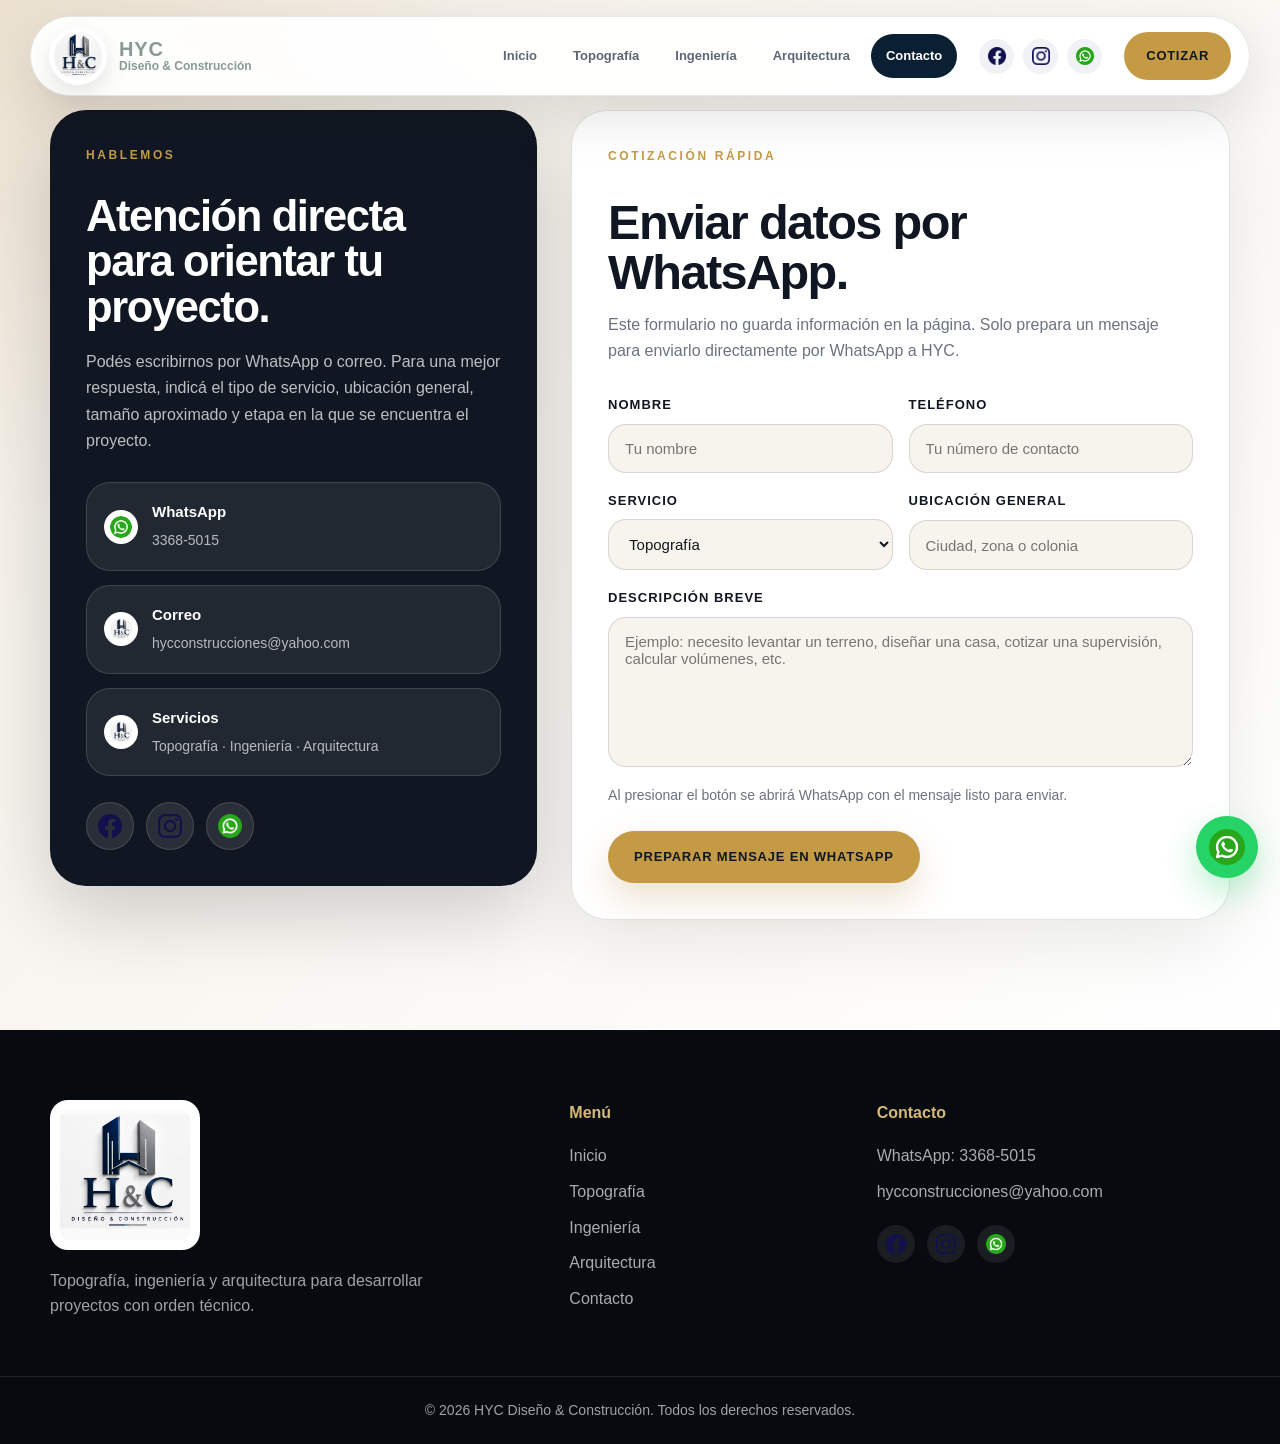
<file: contacto.html>
<!DOCTYPE html>
<html lang="es">
<head>
  <meta charset="UTF-8" />
  <meta name="viewport" content="width=device-width, initial-scale=1.0" />

  <title>Contacto HYC | Diseño, construcción, ingeniería y topografía</title>

  <meta name="description" content="Contacta a HYC Diseño & Construcción para servicios de topografía, ingeniería, arquitectura, diseño residencial, supervisión, presupuestos y gestión técnica de proyectos." />

  <link rel="stylesheet" href="style.css" />

  <style>
    /* ================================
       CONTACTO HYC
    ================================ */

    .contact-hero {
      position: relative;
      min-height: 88vh;
      background: #10161b;
      overflow: hidden;
      display: flex;
      align-items: flex-end;
    }

    .contact-hero-media {
      position: absolute;
      inset: 0;
      z-index: 1;
    }

    .contact-hero-media img {
      width: 100%;
      height: 100%;
      object-fit: cover;
      object-position: center;
      filter: saturate(0.9);
    }

    .contact-hero-shade {
      position: absolute;
      inset: 0;
      z-index: 2;
      background:
        linear-gradient(90deg, rgba(8, 12, 18, 0.92) 0%, rgba(8, 12, 18, 0.72) 48%, rgba(8, 12, 18, 0.28) 100%),
        linear-gradient(0deg, rgba(8, 12, 18, 0.86) 0%, transparent 58%);
    }

    .contact-hero-inner {
      position: relative;
      z-index: 3;
      padding: 180px 0 95px;
      color: #fff;
      margin-left: 7vw;
      width: min(100% - 42px, 1180px);
    }

    .contact-hero-inner h1 {
      max-width: 820px;
      font-size: clamp(42px, 6vw, 78px);
      line-height: 1;
      letter-spacing: -2.5px;
      margin-bottom: 22px;
    }

    .contact-hero-inner p {
      max-width: 680px;
      font-size: 18px;
      line-height: 1.65;
      color: rgba(255, 255, 255, 0.84);
    }

    .contact-actions {
      display: flex;
      flex-wrap: wrap;
      gap: 14px;
      margin-top: 34px;
    }

    /* BLOQUE CONTACTO */
    .contact-main {
      padding: 110px 0;
      background:
        radial-gradient(circle at top left, rgba(185, 138, 69, 0.14), transparent 32%),
        linear-gradient(135deg, #f4efe6, #ffffff);
    }

    .contact-grid {
      display: grid;
      grid-template-columns: 0.85fr 1.15fr;
      gap: 34px;
      align-items: start;
    }

    .contact-info-panel {
      padding: 36px;
      border-radius: 36px;
      background: #111722;
      color: #fff;
      box-shadow: 0 28px 80px rgba(0, 0, 0, 0.18);
    }

    .contact-info-panel h2 {
      font-size: clamp(30px, 3.4vw, 46px);
      line-height: 1.05;
      letter-spacing: -1.4px;
      margin-bottom: 18px;
    }

    .contact-info-panel p {
      color: rgba(255, 255, 255, 0.72);
      line-height: 1.65;
      margin-bottom: 28px;
    }

    .contact-methods {
      display: grid;
      gap: 14px;
    }

    .contact-method {
      display: flex;
      gap: 14px;
      align-items: center;
      padding: 17px;
      border-radius: 24px;
      background: rgba(255, 255, 255, 0.075);
      border: 1px solid rgba(255, 255, 255, 0.13);
      text-decoration: none;
      color: #fff;
      transition: 0.25s ease;
    }

    .contact-method:hover {
      transform: translateY(-3px);
      background: rgba(255, 255, 255, 0.12);
      border-color: rgba(215, 184, 121, 0.38);
    }

    .contact-method img {
      width: 34px;
      height: 34px;
      object-fit: contain;
      border-radius: 50%;
      background: #fff;
      padding: 6px;
    }

    .contact-method strong {
      display: block;
      font-size: 15px;
      margin-bottom: 3px;
    }

    .contact-method span {
      color: rgba(255, 255, 255, 0.68);
      font-size: 14px;
    }

    .contact-social-row {
      display: flex;
      gap: 12px;
      margin-top: 26px;
    }

    .contact-social-row a {
      width: 48px;
      height: 48px;
      display: grid;
      place-items: center;
      border-radius: 50%;
      background: rgba(255, 255, 255, 0.10);
      border: 1px solid rgba(255, 255, 255, 0.14);
      transition: 0.25s ease;
    }

    .contact-social-row a:hover {
      transform: translateY(-3px);
      background: #d7b879;
    }

    .contact-social-row img {
      width: 24px;
      height: 24px;
      object-fit: contain;
    }

    /* FORMULARIO */
    .contact-form-panel {
      padding: 36px;
      border-radius: 36px;
      background: #fff;
      border: 1px solid rgba(17, 23, 34, 0.10);
      box-shadow: 0 24px 70px rgba(0, 0, 0, 0.08);
    }

    .contact-form-panel h2 {
      font-size: clamp(30px, 3.8vw, 50px);
      line-height: 1.04;
      letter-spacing: -1.6px;
      color: #111722;
      margin-bottom: 14px;
    }

    .contact-form-panel > p {
      color: #6b7280;
      line-height: 1.65;
      margin-bottom: 30px;
      max-width: 720px;
    }

    .contact-form {
      display: grid;
      gap: 18px;
    }

    .form-row {
      display: grid;
      grid-template-columns: 1fr 1fr;
      gap: 16px;
    }

    .field {
      display: grid;
      gap: 8px;
    }

    .field label {
      font-size: 13px;
      font-weight: 900;
      color: #111722;
      text-transform: uppercase;
      letter-spacing: 1px;
    }

    .field input,
    .field select,
    .field textarea {
      width: 100%;
      border: 1px solid rgba(17, 23, 34, 0.14);
      background: #f7f4ee;
      color: #111722;
      border-radius: 18px;
      padding: 15px 16px;
      font-size: 15px;
      outline: none;
      font-family: inherit;
    }

    .field textarea {
      min-height: 150px;
      resize: vertical;
    }

    .field input:focus,
    .field select:focus,
    .field textarea:focus {
      border-color: #b98a45;
      box-shadow: 0 0 0 4px rgba(185, 138, 69, 0.13);
      background: #fff;
    }

    .contact-form-note {
      color: #6b7280;
      font-size: 14px;
      line-height: 1.55;
    }

    .contact-submit-row {
      display: flex;
      flex-wrap: wrap;
      gap: 14px;
      align-items: center;
      margin-top: 6px;
    }

    .contact-whatsapp-btn {
      border: none;
      cursor: pointer;
      font-family: inherit;
    }

    /* TARJETAS DE SERVICIO */
    .contact-service-band {
      padding: 105px 0;
      background:
        radial-gradient(circle at top right, rgba(185, 138, 69, 0.15), transparent 30%),
        linear-gradient(135deg, #10161b, #1a2328);
      color: #fff;
    }

    .contact-service-head {
      max-width: 840px;
      margin-bottom: 44px;
    }

    .contact-service-head h2 {
      font-size: clamp(34px, 4.8vw, 62px);
      line-height: 1.02;
      letter-spacing: -2px;
      color: #fff;
    }

    .contact-service-head p {
      color: rgba(255, 255, 255, 0.72);
      font-size: 17px;
      line-height: 1.65;
      margin-top: 14px;
    }

    .contact-service-grid {
      display: grid;
      grid-template-columns: repeat(4, 1fr);
      gap: 16px;
    }

    .contact-service-card {
      padding: 26px;
      border-radius: 30px;
      background: rgba(255, 255, 255, 0.075);
      border: 1px solid rgba(255, 255, 255, 0.13);
      transition: 0.25s ease;
    }

    .contact-service-card:hover {
      transform: translateY(-5px);
      background: rgba(255, 255, 255, 0.12);
      border-color: rgba(215, 184, 121, 0.38);
    }

    .contact-service-card span {
      color: #d7b879;
      font-size: 13px;
      font-weight: 900;
    }

    .contact-service-card h3 {
      font-size: 21px;
      color: #fff;
      margin: 10px 0;
      line-height: 1.15;
    }

    .contact-service-card p {
      color: rgba(255, 255, 255, 0.70);
      font-size: 15px;
      line-height: 1.55;
    }

    /* CIERRE */
    .contact-final {
      padding: 90px 0;
      background: #f4efe6;
    }

    .contact-final-box {
      padding: 46px;
      border-radius: 38px;
      background: #fff;
      border: 1px solid rgba(17, 23, 34, 0.10);
      display: grid;
      grid-template-columns: 1fr auto;
      gap: 30px;
      align-items: center;
      box-shadow: 0 24px 70px rgba(0, 0, 0, 0.08);
    }

    .contact-final-box h2 {
      font-size: clamp(32px, 4vw, 54px);
      line-height: 1.05;
      letter-spacing: -1.6px;
      color: #111722;
    }

    .contact-final-box p {
      color: #6b7280;
      margin-top: 12px;
      font-size: 17px;
      max-width: 720px;
    }

    @media (max-width: 1050px) {
      .contact-grid,
      .contact-final-box {
        grid-template-columns: 1fr;
      }

      .contact-service-grid {
        grid-template-columns: repeat(2, 1fr);
      }
    }

    @media (max-width: 720px) {
      .contact-hero-inner {
        padding: 150px 0 70px;
        margin-left: 24px;
      }

      .contact-hero-inner h1 {
        font-size: 40px;
        letter-spacing: -1.2px;
      }

      .contact-actions,
      .contact-submit-row {
        flex-direction: column;
        align-items: stretch;
      }

      .contact-main,
      .contact-service-band,
      .contact-final {
        padding: 78px 0;
      }

      .form-row,
      .contact-service-grid {
        grid-template-columns: 1fr;
      }

      .contact-info-panel,
      .contact-form-panel,
      .contact-final-box {
        padding: 28px;
      }
    }
  </style>
</head>

<body>

  <!-- HEADER -->
  <header class="site-header">
    <div class="nav-wrap">

      <a href="index.html" class="brand-logo identity-brand">
        <img src="imagenes/logo-hyc.png" alt="HYC Diseño y Construcción">
        <span class="brand-name">
          <strong>HYC</strong>
          <small>Diseño & Construcción</small>
        </span>
      </a>

      <input type="checkbox" id="menu-toggle" class="menu-toggle">

      <label for="menu-toggle" class="menu-btn">
        <span></span>
        <span></span>
        <span></span>
      </label>

      <nav class="main-nav">
        <a href="index.html">Inicio</a>
        <a href="topografia.html">Topografía</a>
        <a href="ingenieria.html">Ingeniería</a>
        <a href="arquitectura.html">Arquitectura</a>
        <a href="contacto.html" class="active">Contacto</a>
      </nav>

      <div class="nav-social">
        <a href="https://www.facebook.com/profile.php?id=61572391505468" target="_blank" aria-label="Facebook HYC">
          <img src="imagenes/facebook.png" alt="Facebook">
        </a>

        <a href="#" target="_blank" aria-label="Instagram HYC">
          <img src="imagenes/instagram.png" alt="Instagram">
        </a>

        <a href="https://wa.me/50433685015?text=Hola%20HYC,%20quiero%20informaci%C3%B3n%20sobre%20sus%20servicios" target="_blank" aria-label="WhatsApp HYC">
          <img src="imagenes/whatsapp.png" alt="WhatsApp">
        </a>
      </div>

      <a class="nav-quote" href="https://wa.me/50433685015?text=Hola%20HYC,%20quiero%20cotizar%20un%20proyecto" target="_blank">
        Cotizar
      </a>

    </div>
  </header>

  <!-- WHATSAPP FLOTANTE -->
  <a class="whatsapp-float" href="https://wa.me/50433685015?text=Hola%20HYC,%20quiero%20informaci%C3%B3n%20sobre%20sus%20servicios" target="_blank" aria-label="Escribir por WhatsApp">
    <img src="imagenes/whatsapp.png" alt="WhatsApp">
  </a>

  <main>

    <!-- CONTACTO PRINCIPAL -->
    <section class="contact-main">
      <div class="container contact-grid">

        <!-- INFO -->
        <aside class="contact-info-panel">
          <p class="section-tag">Hablemos</p>

          <h2>Atención directa para orientar tu proyecto.</h2>

          <p>
            Podés escribirnos por WhatsApp o correo. Para una mejor respuesta, indicá el tipo de servicio,
            ubicación general, tamaño aproximado y etapa en la que se encuentra el proyecto.
          </p>

          <div class="contact-methods">

            <a class="contact-method" href="https://wa.me/50433685015?text=Hola%20HYC,%20quiero%20informaci%C3%B3n%20sobre%20sus%20servicios" target="_blank">
              <img src="imagenes/whatsapp.png" alt="WhatsApp">
              <div>
                <strong>WhatsApp</strong>
                <span>3368-5015</span>
              </div>
            </a>

            <a class="contact-method" href="mailto:hycconstrucciones@yahoo.com">
              <img src="imagenes/logo-hyc.png" alt="Correo HYC">
              <div>
                <strong>Correo</strong>
                <span>hycconstrucciones@yahoo.com</span>
              </div>
            </a>

            <a class="contact-method" href="index.html">
              <img src="imagenes/logo-hyc.png" alt="HYC">
              <div>
                <strong>Servicios</strong>
                <span>Topografía · Ingeniería · Arquitectura</span>
              </div>
            </a>

          </div>

          <div class="contact-social-row">
            <a href="https://www.facebook.com/profile.php?id=61572391505468" target="_blank" aria-label="Facebook HYC">
              <img src="imagenes/facebook.png" alt="Facebook">
            </a>

           <a href="https://www.instagram.com/hycconstrucciones2026/" target="_blank" aria-label="Instagram HYC">
    <img src="imagenes/instagram.png" alt="Instagram">
  </a>

            <a href="https://wa.me/50433685015" target="_blank" aria-label="WhatsApp HYC">
              <img src="imagenes/whatsapp.png" alt="WhatsApp">
            </a>
          </div>
        </aside>

        <!-- FORMULARIO -->
        <section class="contact-form-panel">
          <p class="section-tag">Cotización rápida</p>

          <h2>Enviar datos por WhatsApp.</h2>

          <p>
            Este formulario no guarda información en la página. Solo prepara un mensaje para enviarlo
            directamente por WhatsApp a HYC.
          </p>

          <form class="contact-form" id="contactForm">

            <div class="form-row">
              <div class="field">
                <label for="nombre">Nombre</label>
                <input type="text" id="nombre" placeholder="Tu nombre">
              </div>

              <div class="field">
                <label for="telefono">Teléfono</label>
                <input type="text" id="telefono" placeholder="Tu número de contacto">
              </div>
            </div>

            <div class="form-row">
              <div class="field">
                <label for="servicio">Servicio</label>
                <select id="servicio">
                  <option value="Topografía">Topografía</option>
                  <option value="Ingeniería y gestión técnica">Ingeniería y gestión técnica</option>
                  <option value="Arquitectura y diseño">Arquitectura y diseño</option>
                  <option value="Modelo de casa HYC">Modelo de casa HYC</option>
                  <option value="Supervisión de obra">Supervisión de obra</option>
                  <option value="Presupuesto / estimación">Presupuesto / estimación</option>
                  <option value="Otro servicio">Otro servicio</option>
                </select>
              </div>

              <div class="field">
                <label for="ubicacion">Ubicación general</label>
                <input type="text" id="ubicacion" placeholder="Ciudad, zona o colonia">
              </div>
            </div>

            <div class="field">
              <label for="mensaje">Descripción breve</label>
              <textarea id="mensaje" placeholder="Ejemplo: necesito levantar un terreno, diseñar una casa, cotizar una supervisión, calcular volúmenes, etc."></textarea>
            </div>

            <p class="contact-form-note">
              Al presionar el botón se abrirá WhatsApp con el mensaje listo para enviar.
            </p>

            <div class="contact-submit-row">
              <button type="submit" class="btn-main contact-whatsapp-btn">
                Preparar mensaje en WhatsApp
              </button>

              <a class="btn-ghost dark-line" href="mailto:hycconstrucciones@yahoo.com">
                Escribir por correo
              </a>
            </div>

          </form>
        </section>

      </div>
    </section>

    
  </main>

  <!-- FOOTER -->
  <footer class="site-footer">
    <div class="container footer-clean-grid">

      <div>
        <img class="footer-logo" src="imagenes/logo-hyc.png" alt="HYC Diseño y Construcción">
        <p>
         <p>
  Topografía, ingeniería y arquitectura para desarrollar proyectos con orden técnico.
</p>
        </p>
      </div>

      <div>
        <h4>Menú</h4>
        <a href="index.html">Inicio</a>
        <a href="topografia.html">Topografía</a>
        <a href="ingenieria.html">Ingeniería</a>
        <a href="arquitectura.html">Arquitectura</a>
        <a href="contacto.html">Contacto</a>
      </div>

      <div>
        <h4>Contacto</h4>
        <a href="https://wa.me/50433685015" target="_blank">WhatsApp: 3368-5015</a>
        <a href="mailto:hycconstrucciones@yahoo.com">hycconstrucciones@yahoo.com</a>

     <div class="footer-social">
  <a href="https://www.facebook.com/profile.php?id=61572391505468" target="_blank" aria-label="Facebook HYC">
    <img src="imagenes/facebook.png" alt="Facebook">
  </a>

  <a href="https://www.instagram.com/hycconstrucciones2026/" target="_blank" aria-label="Instagram HYC">
    <img src="imagenes/instagram.png" alt="Instagram">
  </a>

  <a href="https://wa.me/50433685015" target="_blank" aria-label="WhatsApp HYC">
    <img src="imagenes/whatsapp.png" alt="WhatsApp">
  </a>
</div>
      </div>

    </div>

    <div class="footer-bottom-clean">
      <p>© 2026 HYC Diseño & Construcción. Todos los derechos reservados.</p>
    </div>
  </footer>

  <script>
    const contactForm = document.getElementById("contactForm");

    contactForm.addEventListener("submit", function(event) {
      event.preventDefault();

      const nombre = document.getElementById("nombre").value.trim();
      const telefono = document.getElementById("telefono").value.trim();
      const servicio = document.getElementById("servicio").value;
      const ubicacion = document.getElementById("ubicacion").value.trim();
      const mensaje = document.getElementById("mensaje").value.trim();

      const texto = `Hola HYC, quiero información sobre un proyecto.%0A%0A` +
        `Nombre: ${nombre || "No indicado"}%0A` +
        `Teléfono: ${telefono || "No indicado"}%0A` +
        `Servicio: ${servicio}%0A` +
        `Ubicación general: ${ubicacion || "No indicada"}%0A%0A` +
        `Descripción:%0A${mensaje || "Deseo recibir orientación para mi proyecto."}`;

      const url = `https://wa.me/50433685015?text=${texto}`;

      window.open(url, "_blank");
    });
  </script>

</body>
</html>
</file>
<file: style.css>
/* ================================
   HYC DISEÑO & CONSTRUCCIÓN
   STYLE.CSS
================================ */

:root {
  --bg: #f4efe6;
  --white: #ffffff;
  --dark: #899996;
  --dark-soft: #1b2330;
  --text: #151a24;
  --muted: #6b7280;
  --gold: #b98a45;
  --gold-light: #d7b879;
  --line: rgba(17, 23, 34, 0.12);
  --line-light: rgba(255, 255, 255, 0.18);
  --radius: 28px;
  --radius-lg: 42px;
  --shadow: 0 24px 70px rgba(0, 0, 0, 0.13);
  --shadow-dark: 0 30px 90px rgba(0, 0, 0, 0.35);
  --container: 1180px;
}

/* RESET */
* {
  margin: 0;
  padding: 0;
  box-sizing: border-box;
}

html {
  scroll-behavior: smooth;
}

body {
  font-family: Arial, Helvetica, sans-serif;
  background: var(--bg);
  color: var(--text);
  line-height: 1.6;
  overflow-x: hidden;
}

img,
video {
  max-width: 100%;
  display: block;
}

a {
  text-decoration: none;
  color: inherit;
}

.container {
  width: min(100% - 42px, var(--container));
  margin: 0 auto;
}

/* ================================
   HEADER
================================ */

.site-header {
  position: fixed;
  top: 0;
  width: 100%;
  z-index: 999;
  padding: 16px 0;
}

.nav-wrap {
  width: min(100% - 46px, 1220px);
  margin: 0 auto;
  min-height: 76px;
  padding: 10px 18px;
  border-radius: 999px;
  display: flex;
  align-items: center;
  gap: 22px;
  background: rgba(255, 255, 255, 0.92);
  border: 1px solid rgba(17, 23, 34, 0.10);
  backdrop-filter: blur(18px);
  box-shadow: 0 18px 55px rgba(0, 0, 0, 0.12);
}

.brand-logo.identity-brand {
  display: flex;
  align-items: center;
  gap: 12px;
  flex-shrink: 0;
}

.brand-logo.identity-brand img {
  width: 58px;
  height: 58px;
  object-fit: contain;
  border-radius: 50%;
  background: #fff;
  padding: 5px;
  box-shadow: 0 10px 24px rgba(0, 0, 0, 0.10);
}

.brand-name {
  display: flex;
  flex-direction: column;
  line-height: 1.08;
}

.brand-name strong {
  font-size: 20px;
  font-weight: 900;
  letter-spacing: 0.8px;
  color: var(--dark);
}

.brand-name small {
  font-size: 12px;
  color: var(--dark);
  font-weight: 600;
}

.main-nav {
  margin-left: auto;
  display: flex;
  align-items: center;
  gap: 6px;
}

.main-nav a {
  padding: 12px 15px;
  border-radius: 999px;
  font-size: 13px;
  font-weight: 900;
  color: var(--dark);
  transition: 0.25s ease;
}

.main-nav a:hover,
.main-nav a.active {
  background: var(--dark);
  color: #fff;
}

.nav-social {
  display: flex;
  align-items: center;
  gap: 9px;
}

.nav-social a {
  width: 35px;
  height: 35px;
  border-radius: 50%;
  display: grid;
  place-items: center;
  background: rgba(11, 45, 84, 0.06);
  transition: 0.25s ease;
}

.nav-social a:hover {
  transform: translateY(-2px);
  background: rgba(185, 138, 69, 0.18);
}

.nav-social img {
  width: 18px;
  height: 18px;
  object-fit: contain;
}

.nav-quote {
  background: var(--dark);
  color: #fff;
  padding: 14px 22px;
  border-radius: 999px;
  font-size: 13px;
  font-weight: 900;
  text-transform: uppercase;
  letter-spacing: 0.7px;
  transition: 0.25s ease;
}

.nav-quote:hover {
  background: var(--gold);
  color: #111;
  transform: translateY(-2px);
}

.menu-toggle {
  display: none;
}

.menu-btn {
  display: none;
  width: 46px;
  height: 46px;
  border-radius: 50%;
  background: var(--dark);
  align-items: center;
  justify-content: center;
  flex-direction: column;
  gap: 5px;
  cursor: pointer;
  margin-left: auto;
}

.menu-btn span {
  width: 20px;
  height: 2px;
  background: #fff;
  border-radius: 999px;
}

/* ================================
   WHATSAPP FLOTANTE
================================ */

.whatsapp-float {
  position: fixed;
  right: 22px;
  bottom: 22px;
  width: 62px;
  height: 62px;
  border-radius: 50%;
  display: grid;
  place-items: center;
  background: #25d366;
  box-shadow: 0 18px 45px rgba(0, 0, 0, 0.28);
  z-index: 1000;
  transition: 0.25s ease;
}

.whatsapp-float:hover {
  transform: translateY(-4px) scale(1.03);
}

.whatsapp-float img {
  width: 36px;
  height: 36px;
  object-fit: contain;
}

/* ================================
   BOTONES
================================ */

.btn-main,
.btn-ghost {
  display: inline-flex;
  align-items: center;
  justify-content: center;
  min-height: 52px;
  padding: 0 26px;
  border-radius: 999px;
  font-size: 13px;
  font-weight: 900;
  text-transform: uppercase;
  letter-spacing: 0.8px;
  transition: 0.25s ease;
}

.btn-main {
  background: var(--gold);
  color: #111;
  box-shadow: 0 16px 35px rgba(185, 138, 69, 0.25);
}

.btn-main:hover {
  transform: translateY(-3px);
  background: var(--gold-light);
}

.btn-main.dark {
  background: var(--dark);
  color: #fff;
}

.btn-main.dark:hover {
  background: var(--gold);
  color: #111;
}

.btn-ghost {
  background: rgba(255, 255, 255, 0.92);
  color: var(--dark);
  border: 1px solid rgba(17, 23, 34, 0.12);
}

.btn-ghost:hover {
  transform: translateY(-3px);
  background: #fff;
}

.btn-ghost.dark-line {
  background: transparent;
  color: #fff;
  border-color: rgba(255, 255, 255, 0.28);
}

.btn-ghost.dark-line:hover {
  background: #fff;
  color: var(--dark);
}

/* ================================
   HERO PRINCIPAL
================================ */

.hero-minimal {
  position: relative;
  min-height: 106vh;
  background: var(--dark);
  overflow: hidden;
  display: flex;
  align-items: flex-start;
}

.hero-image {
  position: absolute;
  inset: 0;
  z-index: 1;
}

.hero-image img {
  width: 100%;
  height: 100%;
  object-fit: cover;
}

.hero-shade {
  position: absolute;
  inset: 0;
  z-index: 2;
  background:
    linear-gradient(90deg, rgba(8, 12, 18, 0.90) 0%, rgba(8, 12, 18, 0.58) 45%, rgba(8, 12, 18, 0.18) 100%),
    linear-gradient(0deg, rgba(8, 12, 18, 0.82) 0%, transparent 55%);
}

.hero-inner {
  position: relative;
  z-index: 3;
  width: min(100% - 42px, var(--container));
  margin: 0 auto;
  padding-top: 190px;
  padding-bottom: 240px;
  color: #fff;
}

.hero-kicker,
.section-tag {
  font-size: 12px;
  font-weight: 900;
  letter-spacing: 2.6px;
  text-transform: uppercase;
  color: var(--gold-light);
  margin-bottom: 18px;
}

.hero-inner h1 {
  max-width: 720px;
  font-size: clamp(42px, 5.8vw, 72px);
  line-height: 1.02;
  letter-spacing: -2.3px;
  margin-bottom: 22px;
}

.hero-copy {
  max-width: 610px;
  font-size: clamp(16px, 1.35vw, 19px);
  color: rgba(255, 255, 255, 0.84);
  line-height: 1.65;
  margin-bottom: 34px;
}

.hero-buttons {
  display: flex;
  flex-wrap: wrap;
  gap: 14px;
}

/* Tarjetas inferiores del hero */
.hero-bottom-card {
  position: absolute;
  z-index: 4;
  left: 50%;
  bottom: 34px;
  transform: translateX(-50%);
  width: min(100% - 42px, 1030px);
  display: grid;
  grid-template-columns: repeat(3, 1fr);
  gap: 14px;
}

.hero-bottom-card div {
  padding: 18px 22px;
  border-radius: 24px;
  background: rgba(255, 255, 255, 0.13);
  border: 1px solid rgba(255, 255, 255, 0.17);
  backdrop-filter: blur(18px);
  color: #fff;
}

.hero-bottom-card span {
  color: var(--gold-light);
  font-size: 12px;
  font-weight: 900;
}

.hero-bottom-card strong {
  display: block;
  font-size: 17px;
  margin: 5px 0;
}

.hero-bottom-card p {
  color: rgba(255, 255, 255, 0.74);
  font-size: 13px;
}

/* ================================
   TOPOGRAFÍA FEATURE
================================ */

.topography-feature {
  padding: 110px 0;
  background: var(--dark);
  color: #202a2f;
}

.topo-feature-grid {
  display: grid;
  grid-template-columns: 1.05fr 0.95fr;
  gap: 60px;
  align-items: center;
}

.topo-video {
  border-radius: var(--radius-lg);
  overflow: hidden;
  box-shadow: var(--shadow-dark);
  border: 1px solid var(--line-light);
  background: #c2acac;
}

.topo-video video {
  width: 100%;
  height: 420px;
  object-fit: cover;
}

.topo-text h2 {
  font-size: clamp(34px, 4.3vw, 56px);
  line-height: 1.03;
  letter-spacing: -2px;
  margin-bottom: 18px;
}

.topo-text p {
  color: rgba(17, 16, 16, 0.74);
  font-size: 17px;
}

.soft-list {
  display: flex;
  flex-wrap: wrap;
  gap: 10px;
  margin: 28px 0 30px;
}

.soft-list span {
  border: 1px solid rgba(255, 255, 255, 0.16);
  background: rgba(255, 255, 255, 0.08);
  padding: 10px 14px;
  border-radius: 999px;
  font-size: 13px;
  font-weight: 800;
  color: rgba(58, 58, 75, 0.86);
}

.text-link {
  display: inline-flex;
  color: var(--gold-light);
  font-size: 13px;
  font-weight: 900;
  text-transform: uppercase;
  letter-spacing: 0.9px;
}

/* ================================
   INGENIERÍA
================================ */

.engineering-clean {
  padding: 110px 0;
  background: #dbdada;
}

.engineering-grid {
  display: grid;
  grid-template-columns: 0.95fr 1.05fr;
  gap: 65px;
  align-items: center;
}

.engineering-copy .section-tag,
.architecture-home-section .section-tag,
.why-clean .section-tag,
.final-cta .section-tag {
  color: var(--gold);
}

.engineering-copy h2 {
  font-size: clamp(34px, 4.4vw, 58px);
  line-height: 1.03;
  letter-spacing: -2px;
  margin-bottom: 18px;
}

.engineering-copy p {
  color: var(--muted);
  font-size: 17px;
  margin-bottom: 24px;
}

.engineering-points {
  display: grid;
  gap: 14px;
  margin: 28px 0 34px;
}

.engineering-points div {
  padding: 18px 20px;
  border-radius: 20px;
  background: var(--bg);
  border: 1px solid var(--line);
}

.engineering-points strong {
  display: block;
  font-size: 17px;
  margin-bottom: 4px;
}

.engineering-points span {
  color: var(--muted);
  font-size: 14px;
}

.engineering-images {
  position: relative;
  min-height: 560px;
}

.engineering-images img {
  position: absolute;
  object-fit: cover;
  border-radius: var(--radius-lg);
  box-shadow: var(--shadow);
  border: 8px solid #fff;
}

.engineering-images img:first-child {
  width: 78%;
  height: 350px;
  right: 0;
  top: 0;
}

.engineering-images img:last-child {
  width: 70%;
  height: 320px;
  left: 0;
  bottom: 0;
}

/* ================================
   ARQUITECTURA HOME
================================ */

.architecture-home-section {
  padding: 110px 0;
  background: var(--bg);
}

.architecture-home-head {
  display: grid;
  grid-template-columns: 0.9fr 0.8fr;
  gap: 45px;
  align-items: end;
  margin-bottom: 46px;
}

.architecture-home-head h2 {
  font-size: clamp(34px, 4.4vw, 58px);
  line-height: 1.03;
  letter-spacing: -2px;
}

.architecture-home-head p {
  color: var(--muted);
  font-size: 17px;
}

.architecture-showcase {
  display: grid;
  grid-template-columns: 1.15fr 0.85fr;
  gap: 22px;
}

.arch-main-card {
  position: relative;
  min-height: 620px;
  border-radius: var(--radius-lg);
  overflow: hidden;
  box-shadow: var(--shadow);
  background: #000;
}

.arch-main-card img {
  width: 100%;
  height: 100%;
  object-fit: cover;
}

.arch-main-card::after {
  content: "";
  position: absolute;
  inset: 0;
  background: linear-gradient(0deg, rgba(0, 0, 0, 0.74), transparent 58%);
}

.arch-main-card div {
  position: absolute;
  z-index: 2;
  left: 34px;
  right: 34px;
  bottom: 34px;
  color: #fff;
}

.arch-main-card span,
.arch-model-strip span {
  color: var(--gold-light);
  font-size: 12px;
  font-weight: 900;
  letter-spacing: 1.8px;
  text-transform: uppercase;
}

.arch-main-card h3 {
  font-size: clamp(30px, 3vw, 44px);
  line-height: 1.05;
  margin: 12px 0 20px;
}

.arch-main-card a {
  display: inline-flex;
  color: var(--gold-light);
  font-size: 13px;
  font-weight: 900;
  text-transform: uppercase;
  letter-spacing: 0.9px;
}

.arch-model-strip {
  display: grid;
  gap: 22px;
}

.arch-model-strip article {
  position: relative;
  min-height: 190px;
  border-radius: 30px;
  overflow: hidden;
  background: #000;
  box-shadow: 0 18px 48px rgba(0, 0, 0, 0.12);
}

.arch-model-strip img {
  width: 100%;
  height: 100%;
  object-fit: cover;
}

.arch-model-strip article::after {
  content: "";
  position: absolute;
  inset: 0;
  background: linear-gradient(0deg, rgba(0, 0, 0, 0.70), transparent 62%);
}

.arch-model-strip div {
  position: absolute;
  z-index: 2;
  left: 24px;
  right: 24px;
  bottom: 22px;
  color: #fff;
}

.arch-model-strip h4 {
  font-size: 26px;
  line-height: 1.05;
  margin-top: 6px;
}

/* ================================
   FORMA DE TRABAJO
================================ */

.why-clean {
  padding: 110px 0;
  background: #fff;
}

.why-grid {
  display: grid;
  grid-template-columns: 0.8fr 1.1fr;
  gap: 70px;
  align-items: start;
}

.why-grid h2 {
  font-size: clamp(34px, 4.4vw, 58px);
  line-height: 1.03;
  letter-spacing: -2px;
}

.why-items {
  display: grid;
  gap: 18px;
}

.why-item {
  padding: 28px;
  background: var(--bg);
  border: 1px solid var(--line);
  border-radius: 26px;
}

.why-item span {
  color: var(--gold);
  font-size: 13px;
  font-weight: 900;
}

.why-item h3 {
  font-size: 24px;
  margin: 8px 0 8px;
}

.why-item p {
  color: var(--muted);
}

/* ================================
   CTA FINAL
================================ */

.final-cta {
  padding: 100px 0;
  background: var(--dark);
}

.final-cta-box {
  display: grid;
  grid-template-columns: 1.1fr 0.65fr;
  gap: 50px;
  align-items: center;
  padding: 58px;
  border-radius: var(--radius-lg);
  background:
    linear-gradient(135deg, rgba(185, 138, 69, 0.22), transparent 40%),
    linear-gradient(135deg, #162032, #0d1118);
  color: #fff;
  box-shadow: var(--shadow-dark);
}

.final-cta-box h2 {
  font-size: clamp(34px, 4.4vw, 58px);
  line-height: 1.03;
  letter-spacing: -2px;
}

.final-cta-box p {
  color: rgba(255, 255, 255, 0.72);
  font-size: 17px;
  margin-top: 16px;
}

.final-cta-actions {
  display: grid;
  gap: 14px;
}

/* ================================
   FOOTER
================================ */

.site-footer {
  background: #070a0f;
  color: #fff;
  padding-top: 70px;
}

.footer-clean-grid {
  display: grid;
  grid-template-columns: 1.3fr 0.7fr 1fr;
  gap: 60px;
  padding-bottom: 55px;
}

.footer-logo {
  width: 150px;
  height: auto;
  margin-bottom: 18px;
  background: #fff;
  border-radius: 18px;
  padding: 10px;
}

.site-footer p {
  color: rgba(255, 255, 255, 0.62);
  max-width: 420px;
}

.site-footer h4 {
  color: var(--gold-light);
  margin-bottom: 18px;
  font-size: 16px;
}

.site-footer a {
  display: block;
  color: rgba(255, 255, 255, 0.66);
  margin-bottom: 10px;
  transition: 0.25s ease;
}

.site-footer a:hover {
  color: #fff;
}

.footer-social {
  display: flex;
  gap: 12px;
  margin-top: 20px;
}

.footer-social a {
  width: 38px;
  height: 38px;
  border-radius: 50%;
  display: grid;
  place-items: center;
  background: rgba(255, 255, 255, 0.08);
}

.footer-social img {
  width: 20px;
  height: 20px;
  object-fit: contain;
}

.footer-bottom-clean {
  border-top: 1px solid rgba(255, 255, 255, 0.10);
  text-align: center;
  padding: 22px 20px;
}

.footer-bottom-clean p {
  max-width: none;
  font-size: 14px;
}

/* ================================
   RESPONSIVE
================================ */

@media (max-width: 1050px) {
  .nav-wrap {
    border-radius: 28px;
  }

  .menu-btn {
    display: flex;
  }

  .main-nav {
    position: absolute;
    top: 92px;
    left: 22px;
    right: 22px;
    display: none;
    flex-direction: column;
    align-items: stretch;
    background: rgba(255, 255, 255, 0.96);
    border-radius: 26px;
    padding: 18px;
    box-shadow: var(--shadow);
  }

  .main-nav a {
    padding: 15px 18px;
  }

  .menu-toggle:checked ~ .main-nav {
    display: flex;
  }

  .nav-social,
  .nav-quote {
    display: none;
  }

  .hero-minimal {
    min-height: auto;
  }

  .hero-inner {
    padding-top: 170px;
    padding-bottom: 80px;
  }

  .hero-bottom-card {
    position: relative;
    left: auto;
    bottom: auto;
    transform: none;
    width: min(100% - 42px, var(--container));
    margin: 30px auto 40px;
    grid-template-columns: 1fr;
  }

  .topo-feature-grid,
  .engineering-grid,
  .architecture-home-head,
  .architecture-showcase,
  .why-grid,
  .final-cta-box,
  .footer-clean-grid {
    grid-template-columns: 1fr;
  }

  .engineering-images {
    min-height: 570px;
  }

  .arch-main-card {
    min-height: 500px;
  }

  .arch-model-strip {
    grid-template-columns: repeat(3, 1fr);
  }

  .arch-model-strip article {
    min-height: 230px;
  }
}

@media (max-width: 720px) {
  .container,
  .hero-inner,
  .nav-wrap {
    width: min(100% - 28px, var(--container));
  }

  .site-header {
    padding: 12px 0;
  }

  .nav-wrap {
    min-height: 70px;
    padding: 10px 12px;
  }

  .brand-logo.identity-brand img {
    width: 52px;
    height: 52px;
  }

  .brand-name strong {
    font-size: 17px;
  }

  .brand-name small {
    font-size: 10px;
  }

  .hero-inner {
    padding-top: 145px;
    padding-bottom: 40px;
  }

  .hero-inner h1 {
    font-size: 40px;
    letter-spacing: -1.2px;
  }

  .hero-copy {
    font-size: 16px;
  }

  .hero-buttons {
    flex-direction: column;
  }

  .btn-main,
  .btn-ghost {
    width: 100%;
  }

  .topography-feature,
  .engineering-clean,
  .architecture-home-section,
  .why-clean,
  .final-cta {
    padding: 78px 0;
  }

  .topo-video video {
    height: 360px;
  }

  .topo-text h2,
  .engineering-copy h2,
  .architecture-home-head h2,
  .why-grid h2,
  .final-cta-box h2 {
    font-size: 34px;
    letter-spacing: -1px;
  }

  .engineering-images {
    min-height: auto;
    display: grid;
    gap: 16px;
  }

  .engineering-images img {
    position: static;
    width: 100% !important;
    height: 300px !important;
  }

  .arch-main-card {
    min-height: 420px;
  }

  .arch-model-strip {
    grid-template-columns: 1fr;
  }

  .arch-model-strip article {
    min-height: 230px;
  }

  .final-cta-box {
    padding: 34px;
  }

  .footer-clean-grid {
    gap: 34px;
  }

  .whatsapp-float {
    width: 56px;
    height: 56px;
    right: 16px;
    bottom: 16px;
  }

  .whatsapp-float img {
    width: 32px;
    height: 32px;
  }
}

@media (max-width: 430px) {
  .brand-name {
    display: none;
  }

  .hero-inner h1 {
    font-size: 38px;
  }

  .hero-kicker,
  .section-tag {
    font-size: 10px;
    letter-spacing: 2px;
  }

  .why-item {
    padding: 24px;
  }
}

/* Color del texto pequeño "TOPOGRAFÍA HYC" */
.topography-feature .topo-text .section-tag {
  color: #bd9b69 !important;
}

/* Mejorar tablitas de la sección Topografía */
.topography-feature .soft-list {
  display: flex;
  flex-wrap: wrap;
  gap: 12px;
  margin: 28px 0 30px;
}

.topography-feature .soft-list span {
  padding: 11px 18px;
  border-radius: 999px;
  background: rgba(24, 32, 36, 0.48);
  border: 1px solid rgba(255, 255, 255, 0.18);
  color: rgba(255, 255, 255, 0.92);
  font-size: 13px;
  font-weight: 800;
  box-shadow: 0 10px 24px rgba(0, 0, 0, 0.12);
  backdrop-filter: blur(8px);
  transition: 0.25s ease;
}

.topography-feature .soft-list span:hover {
  background: rgba(17, 23, 34, 0.72);
  border-color: rgba(185, 138, 69, 0.55);
  color: #ffffff;
  transform: translateY(-2px);
}

/* Mejor integración visual de la sección Topografía */
.topography-feature {
  background: #8f9d99;
}

.topography-feature .topo-text h2 {
  color: #202020;
}

.topography-feature .topo-text p {
  color: rgba(24, 24, 24, 0.78);
}

.topography-feature .topo-text .section-tag {
  color: #b98a45 !important;
}

.topography-feature .text-link {
  color: #d7b879;
}

/* ================================
   PÁGINA TOPOGRAFÍA
================================ */

.page-hero-topo {
  position: relative;
  min-height: 88vh;
  background: var(--dark);
  overflow: hidden;
  display: flex;
  align-items: flex-end;
}

.page-hero-media {
  position: absolute;
  inset: 0;
  z-index: 1;
}

.page-hero-media img {
  width: 100%;
  height: 100%;
  object-fit: cover;
}

.page-hero-shade {
  position: absolute;
  inset: 0;
  z-index: 2;
  background:
    linear-gradient(90deg, rgba(8, 12, 18, 0.92) 0%, rgba(8, 12, 18, 0.62) 45%, rgba(8, 12, 18, 0.20) 100%),
    linear-gradient(0deg, rgba(8, 12, 18, 0.88) 0%, transparent 55%);
}

.page-hero-inner {
  position: relative;
  z-index: 3;
  padding: 180px 0 85px;
  color: #fff;
}

.page-kicker {
  font-size: 12px;
  font-weight: 900;
  letter-spacing: 2.6px;
  text-transform: uppercase;
  color: var(--gold-light);
  margin-bottom: 18px;
}

.page-hero-inner h1 {
  max-width: 850px;
  font-size: clamp(42px, 6vw, 78px);
  line-height: 1;
  letter-spacing: -2.5px;
  margin-bottom: 24px;
}

.page-hero-inner p {
  max-width: 720px;
  color: rgba(255, 255, 255, 0.82);
  font-size: 19px;
  line-height: 1.65;
}

.page-actions {
  display: flex;
  flex-wrap: wrap;
  gap: 14px;
  margin-top: 34px;
}

/* RESUMEN TOPO */
.topo-overview {
  padding: 105px 0;
  background: #fff;
}

.overview-grid {
  display: grid;
  grid-template-columns: 0.9fr 0.9fr;
  gap: 70px;
  align-items: start;
  margin-bottom: 48px;
}

.overview-title h2,
.topo-section-head h2,
.video-copy h2,
.topo-gallery-head h2,
.deliverables-grid h2 {
  font-size: clamp(34px, 4.5vw, 58px);
  line-height: 1.03;
  letter-spacing: -2px;
}

.overview-title .section-tag,
.topo-section-head .section-tag,
.video-copy .section-tag,
.topo-gallery-head .section-tag,
.deliverables-grid .section-tag {
  color: var(--gold);
}

.overview-text p {
  color: var(--muted);
  font-size: 18px;
}

.overview-card-grid {
  display: grid;
  grid-template-columns: repeat(3, 1fr);
  gap: 18px;
}

.overview-card {
  background: var(--bg);
  border: 1px solid var(--line);
  border-radius: 28px;
  padding: 30px;
}

.overview-card span,
.service-detail-card span {
  color: var(--gold);
  font-weight: 900;
  font-size: 13px;
}

.overview-card h3 {
  font-size: 24px;
  margin: 10px 0 10px;
}

.overview-card p {
  color: var(--muted);
}

/* SERVICIOS DETALLADOS */
.topo-services-section {
  padding: 110px 0;
  background: var(--bg);
}

.topo-section-head {
  max-width: 820px;
  margin-bottom: 48px;
}

.topo-section-head p {
  color: var(--muted);
  font-size: 17px;
  margin-top: 14px;
}

.services-detail-grid {
  display: grid;
  grid-template-columns: repeat(3, 1fr);
  gap: 18px;
}

.service-detail-card {
  background: #808c8d;
  border: 1px solid var(--line);
  border-radius: 28px;
  padding: 28px;
  box-shadow: 0 16px 45px rgba(0, 0, 0, 0.06);
  transition: 0.25s ease;
}

.service-detail-card:hover {
  transform: translateY(-5px);
  box-shadow: var(--shadow);
}

.service-detail-card h3 {
  font-size: 22px;
  line-height: 1.15;
  margin: 10px 0 12px;
}

.service-detail-card p {
  color: var(--muted);
  font-size: 15.5px;
}

/* VIDEO SECTION */
.topo-video-section {
  padding: 110px 0;
  background: #fff;
}

.video-split {
  display: grid;
  grid-template-columns: 0.85fr 1.15fr;
  gap: 60px;
  align-items: center;
}

.video-copy p {
  color: var(--muted);
  font-size: 17px;
  margin: 18px 0 30px;
}

.video-mosaic {
  display: grid;
  grid-template-columns: 1.2fr 0.8fr;
  gap: 18px;
  align-items: stretch;
}

.video-frame {
  border-radius: 30px;
  overflow: hidden;
  background: #111;
  box-shadow: var(--shadow);
  border: 1px solid var(--line);
}

.video-frame video {
  width: 100%;
  height: 100%;
  min-height: 330px;
  object-fit: cover;
}

.large-video {
  min-height: 520px;
}

/* GALERÍA */
.topo-gallery-section {
  padding: 110px 0;
  background: var(--bg);
}

.topo-gallery-head {
  max-width: 760px;
  margin-bottom: 44px;
}

.topo-gallery-head p {
  color: var(--muted);
  font-size: 17px;
  margin-top: 14px;
}

.topo-gallery {
  display: grid;
  grid-template-columns: repeat(4, 1fr);
  gap: 16px;
}

.gallery-card {
  position: relative;
  min-height: 300px;
  border-radius: 30px;
  overflow: hidden;
  background: #000;
  box-shadow: var(--shadow);
}

.gallery-card.wide {
  grid-column: span 2;
}

.gallery-card img {
  width: 100%;
  height: 100%;
  object-fit: cover;
}

.gallery-card::after {
  content: "";
  position: absolute;
  inset: 0;
  background: linear-gradient(0deg, rgba(0, 0, 0, 0.70), transparent 62%);
}

.gallery-card div {
  position: absolute;
  z-index: 2;
  left: 24px;
  right: 24px;
  bottom: 22px;
  color: #fff;
}

.gallery-card span {
  color: var(--gold-light);
  font-size: 12px;
  font-weight: 900;
  text-transform: uppercase;
  letter-spacing: 1.4px;
}

.gallery-card h3 {
  font-size: 24px;
  line-height: 1.1;
  margin-top: 6px;
}

/* ENTREGABLES */
.deliverables-section {
  padding: 110px 0;
  background: #fff;
}

.deliverables-grid {
  display: grid;
  grid-template-columns: 0.8fr 1.1fr;
  gap: 70px;
}

.deliverables-list {
  display: grid;
  gap: 16px;
}

.deliverables-list div {
  padding: 24px;
  border-radius: 24px;
  background: var(--bg);
  border: 1px solid var(--line);
}

.deliverables-list strong {
  display: block;
  font-size: 19px;
  margin-bottom: 6px;
}

.deliverables-list span {
  color: var(--muted);
}

/* RESPONSIVE TOPOGRAFÍA */
@media (max-width: 1050px) {
  .overview-grid,
  .video-split,
  .deliverables-grid {
    grid-template-columns: 1fr;
  }

  .overview-card-grid,
  .services-detail-grid {
    grid-template-columns: repeat(2, 1fr);
  }

  .topo-gallery {
    grid-template-columns: repeat(2, 1fr);
  }

  .video-mosaic {
    grid-template-columns: 1fr;
  }

  .large-video {
    min-height: 420px;
  }
}

@media (max-width: 720px) {
  .page-hero-topo {
    min-height: auto;
  }

  .page-hero-inner {
    padding: 150px 0 65px;
  }

  .page-hero-inner h1 {
    font-size: 40px;
    letter-spacing: -1.2px;
  }

  .page-hero-inner p {
    font-size: 16px;
  }

  .page-actions {
    flex-direction: column;
  }

  .topo-overview,
  .topo-services-section,
  .topo-video-section,
  .topo-gallery-section,
  .deliverables-section {
    padding: 78px 0;
  }

  .overview-card-grid,
  .services-detail-grid,
  .topo-gallery {
    grid-template-columns: 1fr;
  }

  .gallery-card.wide {
    grid-column: auto;
  }

  .gallery-card {
    min-height: 270px;
  }

  .video-frame video {
    min-height: 320px;
  }
}

/* COLOR SECCIÓN SERVICIOS DE TOPOGRAFÍA - ARRIBA */
.topo-services-section {
  background: #e0e0e4 !important;
  color: #e5eff7 !important;
}

.topo-services-section h2,
.topo-services-section p {
  color: #181717 !important;
}

.topo-services-section .section-tag {
  color: #b37a08 !important;
}

/* Botones/pastillas de servicios */
.compact-services-grid span {
  padding: 15px 20px;
  border-radius: 999px;
  background: #b7c2bc;
  border: 1px solid #8fa099;
  color: #1c2522;
  font-size: 14px;
  font-weight: 800;
  box-shadow: 0 10px 24px rgba(0, 0, 0, 0.08);
}

.compact-services-grid span:hover {
  transform: translateY(-2px);
  transition: 0.25s ease;
  box-shadow: 0 14px 30px rgba(0, 0, 0, 0.12);
}

/* COLOR SECCIÓN TRABAJO EN CAMPO - ABAJO */
.topo-video-section {
  background: #a3a2a1 !important;
  color: #111722 !important;
}

.topo-video-section h2 {
  color: #111722 !important;
}

.topo-video-section p {
  color: #5f6673 !important;
}

.topo-video-section .section-tag {
  color: #b98a45 !important;
}

/* Ajuste portada Topografía: texto más a la izquierda e imagen mejor posicionada */
.page-hero-topo .page-hero-inner {
  margin-left: 7vw !important;
  margin-right: auto !important;
  width: min(100% - 42px, 1180px) !important;
}

.page-hero-topo .page-hero-inner h1 {
  max-width: 780px !important;
}

.page-hero-topo .page-hero-inner p {
  max-width: 680px !important;
}

/* Mueve el enfoque visual de la imagen hacia la derecha */
.page-hero-topo .page-hero-media img {
  object-position: 68% center !important;
}

/* Ajuste portada Arquitectura: texto más a la izquierda */
.arch-page-hero .arch-page-hero-inner {
  margin-left: 7vw !important;
  margin-right: auto !important;
  width: min(100% - 42px, 1180px) !important;
}

.arch-page-hero .arch-page-hero-inner h1 {
  max-width: 760px !important;
}

.arch-page-hero .arch-page-hero-inner p {
  max-width: 620px !important;
}

/* ================================
   MODELOS HYC - PRESENTACIÓN PREMIUM
================================ */

.model-premium-card {
  position: relative;
  min-height: 720px;
  border-radius: 42px;
  overflow: hidden;
  background: #111722;
  box-shadow: 0 34px 100px rgba(0, 0, 0, 0.35);
  border: 1px solid rgba(255, 255, 255, 0.12);
}

.model-premium-bg {
  position: absolute;
  inset: 0;
}

.model-premium-bg img {
  width: 100%;
  height: 100%;
  object-fit: cover;
  object-position: center;
}

.model-premium-overlay {
  position: absolute;
  inset: 0;
  background:
    linear-gradient(90deg, rgba(9, 14, 20, 0.92) 0%, rgba(9, 14, 20, 0.72) 38%, rgba(9, 14, 20, 0.28) 72%, rgba(9, 14, 20, 0.08) 100%),
    linear-gradient(0deg, rgba(9, 14, 20, 0.82) 0%, transparent 58%);
}

.model-premium-content {
  position: relative;
  z-index: 2;
  min-height: 720px;
  display: grid;
  grid-template-columns: 0.75fr 0.55fr;
  gap: 40px;
  align-items: end;
  padding: 70px;
}

.model-premium-info {
  max-width: 640px;
  color: #fff;
}

.model-premium-info .model-type {
  color: #d7b879;
  font-size: 13px;
  font-weight: 900;
  letter-spacing: 2.4px;
  text-transform: uppercase;
}

.model-premium-info h3 {
  font-size: clamp(46px, 5.5vw, 76px);
  line-height: 0.95;
  letter-spacing: -2px;
  margin: 16px 0 20px;
  color: #fff;
}

.model-premium-info p {
  max-width: 580px;
  color: rgba(255, 255, 255, 0.84);
  font-size: 18px;
  line-height: 1.65;
}

/* Ficha técnica elegante */
.model-premium-info .model-specs {
  display: grid;
  grid-template-columns: repeat(2, 1fr);
  gap: 0;
  margin: 30px 0;
  max-width: 620px;
  border-top: 1px solid rgba(255, 255, 255, 0.16);
  border-bottom: 1px solid rgba(255, 255, 255, 0.16);
}

.model-premium-info .model-specs span {
  padding: 15px 0;
  background: transparent !important;
  border: none !important;
  border-bottom: 1px solid rgba(255, 255, 255, 0.10) !important;
  border-radius: 0 !important;
  color: rgba(255, 255, 255, 0.90) !important;
  font-size: 14px;
  font-weight: 800;
}

.model-premium-info .model-specs span::before {
  content: "•";
  color: #d7b879;
  margin-right: 9px;
  font-size: 18px;
}

.model-premium-info .model-specs span:nth-last-child(-n + 2) {
  border-bottom: none !important;
}

/* Galería lateral */
.model-premium-gallery {
  display: grid;
  gap: 14px;
  align-self: end;
}

.model-premium-gallery img {
  width: 100%;
  height: 135px;
  object-fit: cover;
  border-radius: 24px;
  cursor: pointer;
  opacity: 0.86;
  border: 2px solid rgba(255, 255, 255, 0.14);
  transition: 0.25s ease;
  box-shadow: 0 18px 48px rgba(0, 0, 0, 0.25);
}

.model-premium-gallery img:hover {
  opacity: 1;
  transform: translateY(-4px);
  border-color: #d7b879;
}

@media (max-width: 1050px) {
  .model-premium-content {
    grid-template-columns: 1fr;
    padding: 46px;
  }

  .model-premium-gallery {
    grid-template-columns: repeat(3, 1fr);
  }

  .model-premium-gallery img {
    height: 120px;
  }
}

@media (max-width: 720px) {
  .model-premium-card,
  .model-premium-content {
    min-height: auto;
  }

  .model-premium-content {
    padding: 34px 24px;
  }

  .model-premium-bg {
    position: absolute;
  }

  .model-premium-info h3 {
    font-size: 42px;
  }

  .model-premium-info .model-specs {
    grid-template-columns: 1fr;
  }

  .model-premium-info .model-specs span:nth-last-child(-n + 2) {
    border-bottom: 1px solid rgba(255, 255, 255, 0.10) !important;
  }

  .model-premium-gallery {
    grid-template-columns: 1fr;
  }

  .model-premium-gallery img {
    height: 190px;
  }
}

/* ================================
   NUEVA GAMA HYC - MÁS LIMPIA Y PREMIUM
   Reemplaza verdes/grises apagados
================================ */

:root {
  --hyc-blue: #0b1f33;
  --hyc-dark: #111722;
  --hyc-deep: #07111d;
  --hyc-gold: #c49a45;
  --hyc-cream: #f7f3ea;
  --hyc-stone: #e7e2d8;
  --hyc-text: #111722;
  --hyc-muted: #5f6673;
  --hyc-white: #ffffff;
}

/* BOTONES PRINCIPALES */
.btn-main,
.nav-quote {
  background: var(--hyc-gold) !important;
  color: #111722 !important;
}

.btn-main:hover,
.nav-quote:hover {
  background: #b48736 !important;
}

/* HEADER */
.site-header .nav-wrap {
  background: rgba(255, 255, 255, 0.94) !important;
}

.main-nav a {
  color: #5f6673 !important;
}

.main-nav a.active,
.main-nav a:hover {
  background: var(--hyc-blue) !important;
  color: #ffffff !important;
}

/* SECCIÓN TOPOGRAFÍA VERDE APAGADA - CAMBIAR A CREMA LIMPIO */
.topography-feature {
  background: linear-gradient(135deg, #f7f3ea, #ffffff) !important;
  color: var(--hyc-text) !important;
}

.topography-feature .section-tag,
.topography-feature .topo-text .section-tag {
  color: var(--hyc-gold) !important;
}

.topography-feature h2,
.topography-feature .topo-text h2 {
  color: var(--hyc-text) !important;
}

.topography-feature p,
.topography-feature .topo-text p {
  color: var(--hyc-muted) !important;
}

/* PASTILLAS DE LA SECCIÓN SUPERIOR */
.topography-feature .soft-list span,
.soft-list span {
  background: var(--hyc-blue) !important;
  color: #ffffff !important;
  border: 1px solid rgba(255, 255, 255, 0.12) !important;
  box-shadow: 0 12px 28px rgba(11, 31, 51, 0.18) !important;
}

/* LINK VER TOPOGRAFÍA */
.topography-feature a,
.topography-feature .text-link {
  color: var(--hyc-gold) !important;
}

/* SECCIÓN SERVICIOS DE TOPOGRAFÍA - QUITAR GRIS FRÍO */
.topo-services-section {
  background: #f7f3ea !important;
  color: var(--hyc-text) !important;
}

.topo-services-section h2 {
  color: var(--hyc-text) !important;
}

.topo-services-section p {
  color: var(--hyc-muted) !important;
}

.topo-services-section .section-tag {
  color: var(--hyc-gold) !important;
}

/* PASTILLAS DE SERVICIOS */
.compact-services-grid span {
  background: #ffffff !important;
  color: var(--hyc-blue) !important;
  border: 1px solid rgba(11, 31, 51, 0.16) !important;
  box-shadow: 0 12px 28px rgba(11, 31, 51, 0.08) !important;
}

.compact-services-grid span:hover {
  background: var(--hyc-blue) !important;
  color: #ffffff !important;
  transform: translateY(-2px);
}

/* SECCIÓN TRABAJO EN CAMPO - QUITAR GRIS PESADO */
.topo-video-section {
  background: #ffffff !important;
  color: var(--hyc-text) !important;
}

.topo-video-section h2 {
  color: var(--hyc-text) !important;
}

.topo-video-section p {
  color: var(--hyc-muted) !important;
}

.topo-video-section .section-tag {
  color: var(--hyc-gold) !important;
}

/* FONDOS OSCUROS MÁS ELEGANTES */
.topo-gallery-dark,
.eng-services-section,
.models-interactive,
.contact-service-band {
  background:
    radial-gradient(circle at top right, rgba(196, 154, 69, 0.16), transparent 30%),
    linear-gradient(135deg, #07111d, #0b1f33) !important;
}

/* TARJETAS CLARAS */
.eng-pill-card,
.arch-service-card,
.contact-form-panel,
.contact-final-box {
  background: #ffffff !important;
  border: 1px solid rgba(11, 31, 51, 0.12) !important;
}

/* TARJETAS CREMA */
.process-list div,
.eng-flow-item,
.contact-service-card {
  border-color: rgba(196, 154, 69, 0.22) !important;
}

/* TÍTULOS DORADOS */
.section-tag,
.page-kicker,
.model-type {
  color: var(--hyc-gold) !important;
}

/* WHATSAPP FLOTANTE MÁS DISCRETO */
.whatsapp-float {
  background: #25d366 !important;
  box-shadow: 0 14px 35px rgba(37, 211, 102, 0.32) !important;
}

/* Mejorar pastillas de servicios de topografía */
.compact-services-grid {
  display: flex !important;
  flex-wrap: wrap !important;
  gap: 14px !important;
  margin-top: 34px !important;
}

.compact-services-grid span {
  position: relative;
  display: inline-flex !important;
  align-items: center !important;
  gap: 10px !important;
  padding: 15px 22px !important;
  border-radius: 999px !important;
  background: linear-gradient(135deg, #0b1f33, #122b45) !important;
  color: #ffffff !important;
  border: 1px solid rgba(196, 154, 69, 0.35) !important;
  font-size: 14px !important;
  font-weight: 800 !important;
  box-shadow: 0 14px 32px rgba(11, 31, 51, 0.18) !important;
  transition: all 0.25s ease !important;
}

/* Puntito dorado decorativo */
.compact-services-grid span::before {
  content: "";
  width: 9px;
  height: 9px;
  border-radius: 50%;
  background: #c49a45;
  box-shadow: 0 0 0 5px rgba(196, 154, 69, 0.16);
  flex-shrink: 0;
}

/* Hover */
.compact-services-grid span:hover {
  background: linear-gradient(135deg, #c49a45, #d7b879) !important;
  color: #111722 !important;
  transform: translateY(-3px);
  box-shadow: 0 18px 42px rgba(11, 31, 51, 0.24) !important;
}

.compact-services-grid span:hover::before {
  background: #111722;
  box-shadow: 0 0 0 5px rgba(17, 23, 34, 0.14);
}

.identity-section {
  padding: 110px 0;
  background: linear-gradient(135deg, #f7f3ea, #ffffff);
}

.identity-grid {
  display: grid;
  grid-template-columns: 0.9fr 1.1fr;
  gap: 70px;
  align-items: start;
}

.identity-grid h2 {
  font-size: clamp(34px, 4.5vw, 58px);
  line-height: 1.04;
  letter-spacing: -2px;
  color: #111722;
  margin-bottom: 18px;
}

.identity-grid p {
  color: #5f6673;
  font-size: 17px;
  line-height: 1.65;
}

.identity-cards {
  display: grid;
  gap: 16px;
}

.identity-cards article {
  padding: 28px;
  border-radius: 28px;
  background: #ffffff;
  border: 1px solid rgba(11, 31, 51, 0.12);
  box-shadow: 0 18px 50px rgba(11, 31, 51, 0.08);
}

.identity-cards span {
  color: #c49a45;
  font-size: 13px;
  font-weight: 900;
}

.identity-cards h3 {
  margin: 10px 0;
  font-size: 24px;
  color: #111722;
}

.identity-cards p {
  margin: 0;
  font-size: 15.5px;
}

@media (max-width: 900px) {
  .identity-grid {
    grid-template-columns: 1fr;
  }
}

/* ================================
   TARJETA ARQUITECTURA - HOME
   PC extendida / celular compacta
================================ */

.home-arch-feature {
  padding: 80px 0 100px;
  background: #f7f3ea;
}

.home-arch-card {
  position: relative;
  display: block;
  width: min(1180px, calc(100% - 80px));
  height: 520px;
  margin: 0 auto;
  border-radius: 38px;
  overflow: hidden;
  text-decoration: none;
  background: #111722;
  box-shadow: 0 28px 80px rgba(11, 31, 51, 0.18);
}

.home-arch-card img {
  width: 100%;
  height: 100%;
  object-fit: cover;
  object-position: center;
  display: block;
  transition: transform 0.45s ease;
}

.home-arch-card::after {
  content: "";
  position: absolute;
  inset: 0;
  background:
    linear-gradient(90deg, rgba(7, 17, 29, 0.82), rgba(7, 17, 29, 0.28)),
    linear-gradient(0deg, rgba(7, 17, 29, 0.78), transparent 58%);
}

.home-arch-overlay {
  position: absolute;
  z-index: 2;
  left: 56px;
  bottom: 52px;
  max-width: 680px;
  color: #ffffff;
}

.home-arch-overlay p {
  margin: 0 0 12px;
  color: #c49a45;
  font-size: 14px;
  font-weight: 900;
  letter-spacing: 2px;
  text-transform: uppercase;
}

.home-arch-overlay h2 {
  margin: 0 0 22px;
  color: #ffffff;
  font-size: clamp(38px, 4.5vw, 62px);
  line-height: 1.02;
  letter-spacing: -2px;
}

.home-arch-overlay span {
  color: #c49a45;
  font-size: 14px;
  font-weight: 900;
  letter-spacing: 1.2px;
  text-transform: uppercase;
}

.home-arch-card:hover img {
  transform: scale(1.04);
}

/* CELULAR */
@media (max-width: 720px) {
  .home-arch-feature {
    padding: 38px 0 55px;
  }

  .home-arch-card {
    width: calc(100% - 32px);
    height: 330px;
    border-radius: 26px;
  }

  .home-arch-card::after {
    background:
      linear-gradient(0deg, rgba(7, 17, 29, 0.88), rgba(7, 17, 29, 0.22));
  }

  .home-arch-overlay {
    left: 24px;
    right: 24px;
    bottom: 26px;
    max-width: none;
  }

  .home-arch-overlay p {
    font-size: 11px;
    letter-spacing: 1.5px;
    margin-bottom: 8px;
  }

  .home-arch-overlay h2 {
    font-size: 30px !important;
    line-height: 1.05 !important;
    letter-spacing: -1px;
    margin-bottom: 14px;
  }

  .home-arch-overlay span {
    font-size: 12px;
  }
}

/* =========================================
   CORRECCIÓN PORTADA HOME EN CELULAR
   Limpia el hero y oculta tarjetas flotantes
========================================= */

@media (max-width: 720px) {

  html,
  body {
    overflow-x: hidden !important;
  }

  /* PORTADA PRINCIPAL */
  .hero,
  .home-hero,
  .main-hero,
  .hero-section {
    min-height: 100svh !important;
    height: auto !important;
    padding: 145px 20px 60px !important;
    display: flex !important;
    align-items: flex-end !important;
    justify-content: flex-start !important;
    overflow: hidden !important;
    background-position: center center !important;
  }

  /* Oscurecer un poco para que lea bien */
  .hero::after,
  .home-hero::after,
  .main-hero::after,
  .hero-section::after {
    background:
      linear-gradient(90deg, rgba(7, 17, 29, 0.90), rgba(7, 17, 29, 0.45)),
      linear-gradient(0deg, rgba(7, 17, 29, 0.92), rgba(7, 17, 29, 0.20)) !important;
  }

  /* CONTENEDOR DEL TEXTO */
  .hero .container,
  .home-hero .container,
  .main-hero .container,
  .hero-section .container,
  .hero-content,
  .hero-inner,
  .home-hero-inner {
    width: 100% !important;
    max-width: 100% !important;
    margin: 0 !important;
    padding: 0 !important;
    left: auto !important;
    right: auto !important;
    transform: none !important;
    position: relative !important;
    z-index: 3 !important;
  }

  /* TÍTULO PRINCIPAL */
  .hero h1,
  .home-hero h1,
  .main-hero h1,
  .hero-section h1,
  .hero-title {
    font-size: 43px !important;
    line-height: 1.02 !important;
    letter-spacing: -1.5px !important;
    max-width: 95% !important;
    margin-bottom: 18px !important;
  }

  /* TEXTO */
  .hero p,
  .home-hero p,
  .main-hero p,
  .hero-section p {
    font-size: 16px !important;
    line-height: 1.5 !important;
    max-width: 94% !important;
  }

  /* BOTONES */
  .hero-actions,
  .home-hero-actions,
  .hero-buttons {
    display: flex !important;
    flex-direction: column !important;
    gap: 12px !important;
    width: 100% !important;
    margin-top: 26px !important;
  }

  .hero-actions a,
  .home-hero-actions a,
  .hero-buttons a,
  .btn-main,
  .btn-ghost {
    width: min(100%, 320px) !important;
    justify-content: center !important;
    text-align: center !important;
    padding: 16px 22px !important;
    font-size: 13px !important;
  }

  /* OCULTAR LAS 3 TARJETAS EN CELULAR */
  .hero-cards,
  .hero-services,
  .hero-info-cards,
  .hero-feature-cards,
  .hero-mini-grid,
  .hero-bottom-cards,
  .floating-cards,
  .service-preview-cards {
    display: none !important;
  }

  /* Por si las tarjetas tienen otra clase individual */
  .hero-card,
  .hero-service-card,
  .floating-card {
    display: none !important;
  }

  /* WHATSAPP */
  .whatsapp-float {
    width: 58px !important;
    height: 58px !important;
    right: 18px !important;
    bottom: 18px !important;
  }

  .whatsapp-float img {
    width: 32px !important;
    height: 32px !important;
  }
}

/* ==================================================
   MODO CELULAR HYC - MENOS TEXTO / MÁS VISUAL
   Pegar al final de style.css
================================================== */

@media (max-width: 720px) {

  html,
  body {
    overflow-x: hidden !important;
  }

  .container {
    width: calc(100% - 32px) !important;
    max-width: 100% !important;
  }

  section {
    padding-top: 58px !important;
    padding-bottom: 58px !important;
  }

  .section-tag,
  .page-kicker {
    font-size: 12px !important;
    letter-spacing: 2.4px !important;
    margin-bottom: 12px !important;
  }

  h1 {
    font-size: 38px !important;
    line-height: 1.04 !important;
    letter-spacing: -1.4px !important;
  }

  h2 {
    font-size: 32px !important;
    line-height: 1.05 !important;
    letter-spacing: -1.2px !important;
  }

  h3 {
    font-size: 22px !important;
    line-height: 1.12 !important;
  }

  p {
    font-size: 15px !important;
    line-height: 1.45 !important;
  }

  /* Evita que el menú tape contenido al bajar */
  .site-header {
    z-index: 9999 !important;
  }

  main {
    overflow: hidden !important;
  }

  /* =========================
     MODELOS DE CASAS EN MÓVIL
     Quita fichas largas
  ========================= */

  .model-showcase,
  .models-section,
  .house-models,
  .model-section {
    padding-top: 115px !important;
    padding-bottom: 55px !important;
  }

  .model-layout,
  .model-detail,
  .model-display,
  .models-showcase,
  .model-grid,
  .model-view {
    display: block !important;
    grid-template-columns: 1fr !important;
  }

  .model-card,
  .model-info,
  .model-content,
  .model-panel {
    padding: 24px !important;
    border-radius: 28px !important;
    min-height: auto !important;
  }

  #modelType,
  .model-type {
    font-size: 11px !important;
    letter-spacing: 2px !important;
    margin-bottom: 10px !important;
  }

  #modelTitle,
  .model-title {
    font-size: 34px !important;
    line-height: 1.02 !important;
    margin-bottom: 12px !important;
  }

  #modelDescription,
  .model-description {
    font-size: 15px !important;
    line-height: 1.45 !important;
    margin-bottom: 18px !important;

    display: -webkit-box !important;
    -webkit-line-clamp: 3 !important;
    -webkit-box-orient: vertical !important;
    overflow: hidden !important;
  }

  /* Oculta especificaciones largas en celular */
  #modelSpecs,
  .model-specs,
  .specs,
  .model-features,
  .house-specs {
    display: none !important;
  }

  /* Oculta mini galería en celular para no alargar */
  #modelGallery,
  .model-gallery,
  .model-thumbs,
  .thumb-gallery {
    display: none !important;
  }

  #modelWhatsapp,
  .model-whatsapp,
  .model-btn,
  .model-card .btn-main {
    width: 100% !important;
    text-align: center !important;
    justify-content: center !important;
    padding: 15px 20px !important;
    font-size: 12px !important;
    margin-top: 10px !important;
  }

  #mainImage,
  .model-main-image,
  .model-main img,
  .model-image img {
    height: 260px !important;
    border-radius: 26px !important;
    object-fit: cover !important;
  }

  /* =========================
     TARJETAS DE SERVICIOS
     Menos texto, más rápido
  ========================= */

  .services-grid,
  .arch-services-grid,
  .eng-grid,
  .topo-services-grid,
  .cards-grid,
  .arch-grid,
  .service-grid {
    display: grid !important;
    grid-template-columns: 1fr !important;
    gap: 14px !important;
  }

  .service-card,
  .arch-card,
  .eng-card,
  .topo-card,
  .feature-card {
    padding: 22px !important;
    border-radius: 24px !important;
    min-height: auto !important;
  }

  .service-card p,
  .arch-card p,
  .eng-card p,
  .topo-card p,
  .feature-card p {
    font-size: 14.5px !important;
    line-height: 1.42 !important;

    display: -webkit-box !important;
    -webkit-line-clamp: 2 !important;
    -webkit-box-orient: vertical !important;
    overflow: hidden !important;
  }

  /* =========================
     OCULTAR SECCIONES LARGAS EN CELULAR
     Estas aburren en móvil
  ========================= */

  .arch-process,
  .eng-process,
  .topo-process,
  .process-section,
  .process-grid,
  .identity-section {
    display: none !important;
  }

  /* =========================
     BLOQUES OSCUROS Y CTA
  ========================= */

  .eng-dark,
  .arch-dark,
  .topo-dark,
  .dark-section {
    padding: 60px 0 !important;
  }

  .eng-dark-grid,
  .arch-dark-grid,
  .topo-dark-grid,
  .dark-grid {
    display: block !important;
  }

  .eng-list,
  .arch-list,
  .topo-list {
    gap: 10px !important;
    margin-top: 20px !important;
  }

  .eng-list span,
  .arch-list span,
  .topo-list span {
    font-size: 14px !important;
    line-height: 1.35 !important;
  }

  .eng-visual,
  .arch-visual,
  .topo-visual {
    min-height: 280px !important;
    height: 280px !important;
    margin-top: 28px !important;
    border-radius: 26px !important;
  }

  /* =========================
     BOTONES EN CELULAR
  ========================= */

  .btn-main,
  .btn-ghost,
  .nav-quote {
    width: 100% !important;
    max-width: 310px !important;
    padding: 15px 20px !important;
    font-size: 12px !important;
    text-align: center !important;
    justify-content: center !important;
  }

  .whatsapp-float {
    width: 58px !important;
    height: 58px !important;
    right: 18px !important;
    bottom: 18px !important;
  }

  .whatsapp-float img {
    width: 32px !important;
    height: 32px !important;
  }
}

/* ================================
   FOOTER LIMPIO EN CELULAR
================================ */

@media (max-width: 720px) {

  .site-footer {
    padding: 55px 0 30px !important;
  }

  .footer-clean-grid {
    display: block !important;
    text-align: left !important;
  }

  .footer-logo {
    width: 88px !important;
    max-width: 88px !important;
    margin-bottom: 18px !important;
  }

  .site-footer p {
    font-size: 15px !important;
    line-height: 1.45 !important;
    max-width: 92% !important;
    margin-bottom: 28px !important;
  }

  /* Oculta el menú del footer en celular */
  .site-footer h4,
  .site-footer div:nth-child(2) {
    display: none !important;
  }

  /* Contacto más compacto */
  .site-footer div:nth-child(3) {
    margin-top: 10px !important;
  }

  .site-footer div:nth-child(3) h4 {
    display: block !important;
    color: #c49a45 !important;
    font-size: 18px !important;
    margin-bottom: 14px !important;
  }

  .site-footer a {
    font-size: 15px !important;
    line-height: 1.5 !important;
    margin-bottom: 8px !important;
  }

  .footer-social {
    margin-top: 22px !important;
    display: flex !important;
    gap: 12px !important;
  }

  .footer-social a {
    width: 42px !important;
    height: 42px !important;
    display: grid !important;
    place-items: center !important;
    border-radius: 50% !important;
    background: rgba(255,255,255,0.08) !important;
  }

  .footer-social img {
    width: 22px !important;
    height: 22px !important;
  }

  .footer-bottom-clean {
    margin-top: 28px !important;
    padding-top: 18px !important;
  }

  .footer-bottom-clean p {
    font-size: 12px !important;
    opacity: 0.65 !important;
  }
}

/* =========================
   INICIO MOBILE LIMPIO
========================= */
@media (max-width: 768px) {

  .hero-grid,
  .home-hero-grid,
  .intro-grid {
    display: block !important;
  }

  /* OCULTAR LOS CUADRITOS DE LA DERECHA EN CELULAR */
  .hero-cards,
  .home-hero-cards,
  .hero-mini-cards,
  .services-preview-cards,
  .hero-side-cards {
    display: none !important;
  }

  .hero,
  .home-hero,
  .intro-hero {
    min-height: auto !important;
    padding: 145px 0 60px !important;
    background-position: center center !important;
  }

  .hero-copy,
  .home-hero-copy,
  .intro-copy {
    max-width: 100% !important;
    padding-right: 0 !important;
  }

  .hero-copy h1,
  .home-hero-copy h1,
  .intro-copy h1 {
    font-size: clamp(40px, 11vw, 56px) !important;
    line-height: 0.96 !important;
    margin-bottom: 16px !important;
  }

  .hero-copy p,
  .home-hero-copy p,
  .intro-copy p {
    font-size: 18px !important;
    line-height: 1.45 !important;
    max-width: 95% !important;
    margin-bottom: 22px !important;
  }

  .hero-actions,
  .hero-buttons,
  .home-hero-actions {
    display: flex !important;
    flex-direction: column !important;
    gap: 14px !important;
    align-items: flex-start !important;
  }

  .hero-actions a,
  .hero-buttons a,
  .home-hero-actions a {
    width: 100% !important;
    max-width: 320px !important;
    text-align: center !important;
  }
}

/* =========================
   MODELOS MOBILE MEJORADOS
========================= */
@media (max-width: 768px) {

  .model-tabs {
    display: flex !important;
    flex-wrap: wrap !important;
    gap: 12px !important;
    margin-bottom: 20px !important;
  }

  .model-tabs button,
  .model-tab {
    min-width: 140px !important;
    text-align: center !important;
  }

  .model-showcase,
  .model-layout,
  .model-viewer {
    display: block !important;
  }

  .model-image-wrap,
  .model-main-image,
  .model-hero-image {
    width: 100% !important;
    height: 280px !important;
    border-radius: 28px !important;
    overflow: hidden !important;
    margin-bottom: 18px !important;
  }

  #mainImage,
  .model-image-wrap img,
  .model-main-image img {
    width: 100% !important;
    height: 100% !important;
    object-fit: cover !important;
    object-position: center center !important;
    display: block !important;
  }

  .model-content,
  .model-info-panel,
  .model-copy {
    width: 100% !important;
    padding: 22px !important;
  }

  #modelTitle {
    font-size: clamp(34px, 9vw, 44px) !important;
    line-height: 1.02 !important;
    margin-bottom: 12px !important;
  }

  #modelDescription {
    font-size: 17px !important;
    line-height: 1.5 !important;
    margin-bottom: 18px !important;

    display: -webkit-box;
    -webkit-line-clamp: 3;
    -webkit-box-orient: vertical;
    overflow: hidden;
  }

  /* Specs más compactas */
  #modelSpecs {
    display: grid !important;
    grid-template-columns: 1fr 1fr !important;
    gap: 10px 14px !important;
    margin-bottom: 18px !important;
  }

  #modelSpecs span {
    font-size: 15px !important;
    line-height: 1.35 !important;
    padding: 0 !important;
    border: 0 !important;
    background: transparent !important;
  }

  #modelWhatsapp {
    width: 100% !important;
    text-align: center !important;
    display: block !important;
    margin-bottom: 12px !important;
  }

  .toggle-gallery-btn {
    width: 100% !important;
    display: block !important;
    border: 1px solid rgba(255,255,255,0.16);
    background: rgba(255,255,255,0.06);
    color: #fff;
    border-radius: 999px;
    padding: 14px 18px;
    font-size: 15px;
    font-weight: 700;
    margin-bottom: 14px;
    cursor: pointer;
  }

  /* GALERÍA OCULTA AL INICIO */
  #modelGallery {
    display: none !important;
  }

  /* AL TOCAR BOTÓN, APARECE */
  #modelGallery.mobile-open {
    display: grid !important;
    grid-template-columns: repeat(3, 1fr) !important;
    gap: 10px !important;
    margin-top: 8px !important;
  }

  #modelGallery img {
    width: 100% !important;
    height: 86px !important;
    object-fit: cover !important;
    border-radius: 14px !important;
    cursor: pointer;
  }
}

/* ================================
   BOTÓN VER INTERIORES / MODELOS
================================ */

.toggle-gallery-btn {
  display: none;
}

.model-actions-mobile {
  display: block;
}

/* CELULAR */
@media (max-width: 768px) {

  .model-actions-mobile {
    display: grid !important;
    gap: 12px !important;
    width: 100% !important;
  }

  .model-actions-mobile .btn-main {
    width: 100% !important;
    max-width: none !important;
    text-align: center !important;
    justify-content: center !important;
  }

  .toggle-gallery-btn {
    display: block !important;
    width: 100% !important;
    border: 1px solid rgba(255,255,255,0.18) !important;
    background: rgba(255,255,255,0.08) !important;
    color: #ffffff !important;
    border-radius: 999px !important;
    padding: 15px 20px !important;
    font-size: 13px !important;
    font-weight: 900 !important;
    letter-spacing: 1px !important;
    text-transform: uppercase !important;
    cursor: pointer !important;
  }

  .toggle-gallery-btn:hover {
    background: rgba(255,255,255,0.14) !important;
  }

  /* Oculta la galería al inicio en celular */
  #modelGallery {
    display: none !important;
  }

  /* La muestra cuando se toca Ver interiores */
  #modelGallery.mobile-open {
    display: grid !important;
    grid-template-columns: repeat(3, 1fr) !important;
    gap: 10px !important;
    margin-top: 16px !important;
  }

  #modelGallery.mobile-open img {
    width: 100% !important;
    height: 88px !important;
    object-fit: cover !important;
    border-radius: 14px !important;
  }
}

/* ==================================
   MOSTRAR NOMBRE HYC EN CELULAR
================================== */

@media (max-width: 768px) {

  .brand-logo,
  .identity-brand {
    display: flex !important;
    align-items: center !important;
    gap: 9px !important;
    max-width: 230px !important;
  }

  .brand-logo img,
  .identity-brand img {
    width: 58px !important;
    height: 58px !important;
    object-fit: contain !important;
  }

  .brand-name {
    display: flex !important;
    flex-direction: column !important;
    line-height: 1.05 !important;
  }

  .brand-name strong {
    display: block !important;
    font-size: 18px !important;
    font-weight: 900 !important;
    color: #8fa19d !important;
    letter-spacing: 0.5px !important;
  }

  .brand-name small {
    display: block !important;
    font-size: 10px !important;
    font-weight: 700 !important;
    color: #8fa19d !important;
    letter-spacing: 0.1px !important;
    white-space: nowrap !important;
  }

  .nav-wrap {
    gap: 10px !important;
  }

  .menu-btn {
    flex-shrink: 0 !important;
  }
}

/* ================================
   OCULTAR CUADRITOS DEL INICIO EN CELULAR
================================ */

@media (max-width: 768px) {
  .mobile-hide-home-cards {
    display: none !important;
  }
}

/* ================================
   OCULTAR DATOS DE CASA EN CELULAR
================================ */

@media (max-width: 768px) {
  #modelSpecs,
  .model-specs {
    display: none !important;
  }

  .model-premium-info {
    padding-bottom: 20px !important;
  }

  .model-premium-info #modelDescription {
    margin-bottom: 22px !important;
  }

  .model-actions-mobile {
    margin-top: 18px !important;
  }
}

/* OCULTAR CUADROS DEL HERO SOLO EN CELULAR */
@media (max-width: 768px) {
  #homeHeroCardsMobileHide {
    display: none !important;
    visibility: hidden !important;
    opacity: 0 !important;
    height: 0 !important;
    max-height: 0 !important;
    overflow: hidden !important;
    margin: 0 !important;
    padding: 0 !important;
    pointer-events: none !important;
  }
}

/* =====================================
   INGENIERÍA - BLOQUE OSCURO EN CELULAR
   Limpio: texto + video grande
===================================== */

@media (max-width: 768px) {

  .eng-dark {
    padding: 95px 0 70px !important;
    background: #071927 !important;
  }

  .eng-dark-grid {
    display: block !important;
  }

  .eng-dark .section-tag {
    font-size: 12px !important;
    letter-spacing: 3px !important;
    color: #d3a647 !important;
    margin-bottom: 14px !important;
  }

  .eng-dark h2 {
    font-size: 38px !important;
    line-height: 1.02 !important;
    letter-spacing: -1.4px !important;
    margin-bottom: 20px !important;
    color: #ffffff !important;
  }

  .eng-dark p {
    font-size: 17px !important;
    line-height: 1.55 !important;
    color: rgba(255, 255, 255, 0.78) !important;
    max-width: 94% !important;
    margin-bottom: 0 !important;
  }

  /* Quitamos la lista en celular para que no se vea pesado */
  .eng-list {
    display: none !important;
  }

  /* Video grande y limpio */
  .eng-visual {
    width: 100% !important;
    height: 420px !important;
    min-height: 420px !important;
    margin-top: 34px !important;
    border-radius: 30px !important;
    overflow: hidden !important;
    position: relative !important;
    background: #111 !important;
    box-shadow: 0 24px 70px rgba(0, 0, 0, 0.35) !important;
  }

  .eng-visual video,
  .eng-visual img {
    position: absolute !important;
    inset: 0 !important;
    width: 100% !important;
    height: 100% !important;
    object-fit: cover !important;
    object-position: center center !important;
  }

  .eng-visual::after {
    content: "";
    position: absolute;
    inset: 0;
    background:
      linear-gradient(0deg, rgba(7, 25, 39, 0.82), rgba(7, 25, 39, 0.05) 58%);
    z-index: 1;
  }

  .eng-visual-caption {
    position: absolute !important;
    left: 26px !important;
    right: 26px !important;
    bottom: 28px !important;
    z-index: 2 !important;
  }

  .eng-visual-caption small {
    color: #d3a647 !important;
    font-size: 12px !important;
    letter-spacing: 2.5px !important;
    font-weight: 900 !important;
    text-transform: uppercase !important;
  }

  .eng-visual-caption h3 {
    color: #ffffff !important;
    font-size: 28px !important;
    line-height: 1.08 !important;
    margin-top: 10px !important;
  }
}
</file>
